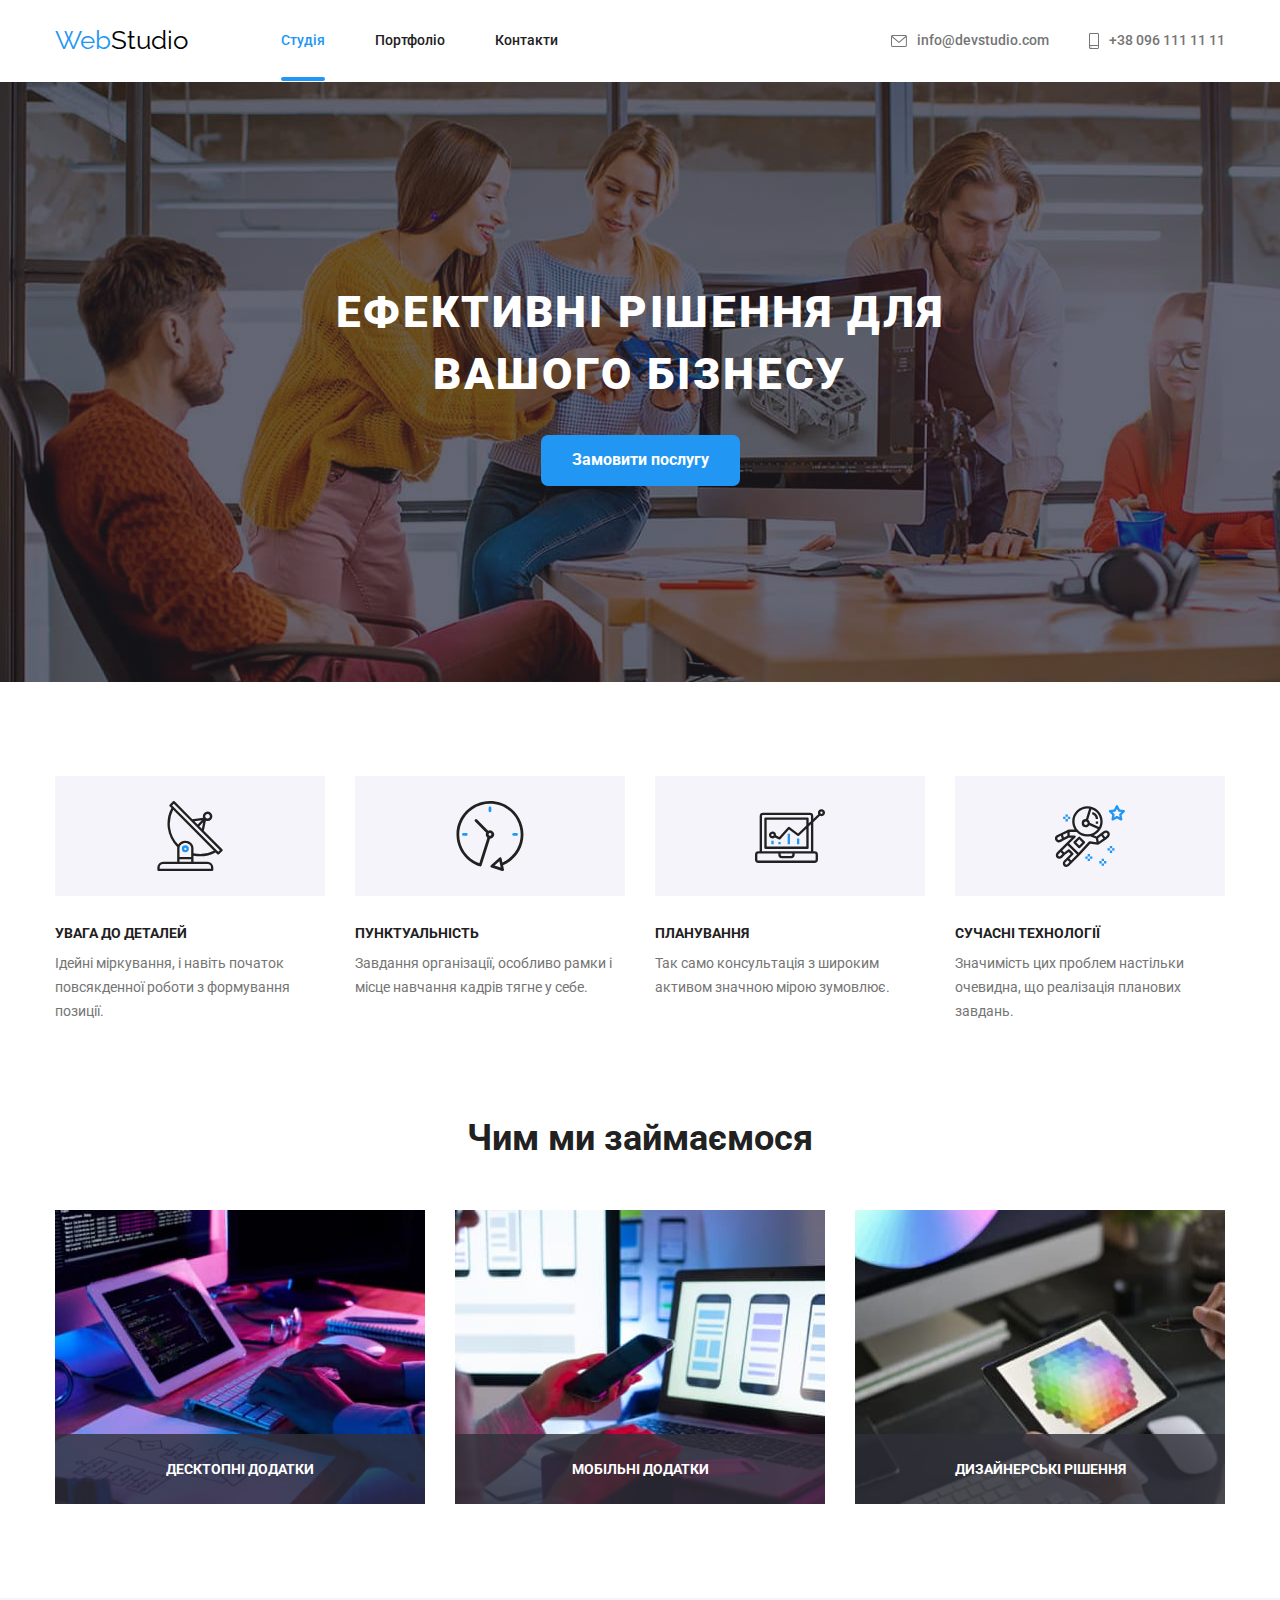
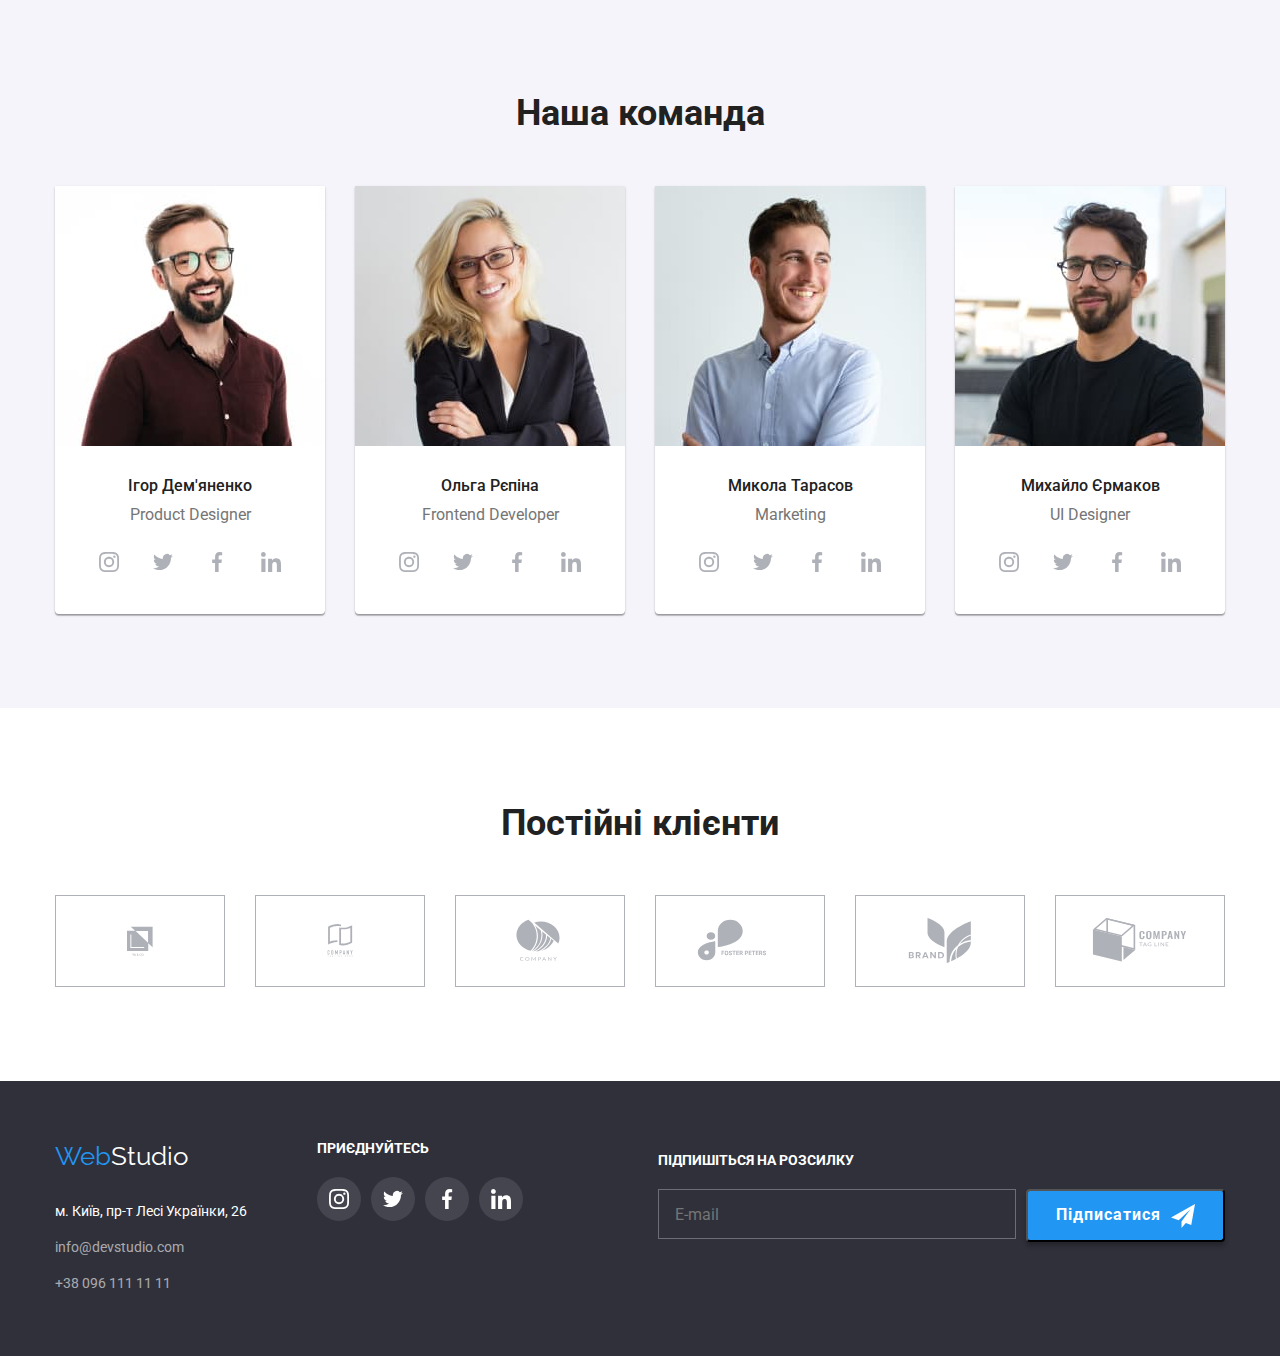
<file: index.html>
<!DOCTYPE html>
<html lang="uk">
  <head>
    <meta charset="UTF-8" />
    <meta http-equiv="X-UA-Compatible" content="IE=edge" />
    <meta name="viewport" content="width=device-width, initial-scale=1.0" />
    <title>Web Studio</title>
    <link href="https://fonts.googleapis.com/css2?family=Raleway:wght@700&family=Roboto:wght@400;500;700;900&display=swap" rel="stylesheet">
    <!-- <link rel="stylesheet" href="./css/styles.css"> -->
    <link rel="stylesheet" href="https://cdnjs.cloudflare.com/ajax/libs/modern-normalize/2.0.0/modern-normalize.min.css">
    <link rel="stylesheet" href="./css/main.min.css">
  </head>
  <body>
    <header class="page-header">
      <div class="page-header__container container header-container--mobile">
        <a lang="en" class="main-logo" href="./index.html">Web<span class="main-logo--black">Studio</span></a>
      <nav class="nav">
        <ul class="nav__list">
          <li class="nav__item"><a class="nav__link current" href="./index.html">Студія</a></li>
          <li class="nav__item"><a class="nav__link" href="./portfolio.html">Портфоліо</a></li>
          <li class="nav__item"><a class="nav__link" href="">Контакти</a></li>
        </ul>
      </nav>
      <button type="button" class="mobile-menu-btn js-open-menu" >
        <svg class="mobile-menu-btn__icon" width="40" height="40"> 
          <use href="./images/sprite.svg#burger-menu-icon">
          </use>
        </svg>
      </button>
      <ul class="contacts">
        <li class="contacts__item"><a class="contacts__link" href="mailto:info@devstudio.com">
          <svg class="contacts__envelope">
            <use href="./images/sprite.svg#icon-icon-envelope"></use>
          </svg> 
          info@devstudio.com </a></li>
        <li class="contacts__item"><a class="contacts__link" href="tel:+380961111111">
          <svg class="contacts__smartphone">
            <use href="./images/sprite.svg#icon-icon-smartphone"></use>
          </svg>
          +38 096 111 11 11</a></li>
      </ul>
        </div>

      <!-- Mobile part.    js-menu-container-what,where?  -->
        <div class="mobile-menu js-menu-container" >
          <div class="container mobile-menu__container">
            <!-- js-close-menu  - where, what?  -->
          <button type="button" class="mobile-menu__close-btn js-close-menu">
            <svg class="mobile-menu__close-icon" width="18" height="18">
              <use href="./images/sprite.svg#icon-menu_close"></use>
            </svg>
          </button>
          <nav class="mobile-nav">
            <ul class="mobile-nav__list">
              <li class="mobile-nav__item"><a class="mobile-nav__link current" href="./">Студія</a>
              </li>
              <li class="mobile-nav__item"><a class="mobile-nav__link" href="./">Портфоліо</a>
              </li>
              <li class="mobile-nav__item"><a class="mobile-nav__link" href="./">Контакти</a>
              </li>
            </ul>
          </nav>
         <div class="mobile-menu-tel">
          <a class="mobile-menu-tel--link" href="tel:+380961111111">+38 096 111 11 11</a>
         </div>
         <div class="mobile-menu-email">
          <a class= "mobile-menu-email--link" href="mailto:info@devstudio.com">info@devstudio.com</a> 
         </div>
         
          <ul class="mobile-social">
            <li class="mobile-social__item"><a class="mobile-social__link" href="./">Instagram</a></li>
            <li class="mobile-social__item"><a class="mobile-social__link" href="./">Twitter</a></li>
            <li class="mobile-social__item"><a class="mobile-social__link" href="./">Facebook</a></li>
            <li class="mobile-social__item"><a class="mobile-social__link" href="./">LinkedIn</a></li>
          </ul>
         </div>
        </div>
    </header>
      
    <main>
      <section class="hero">
        <div class="container">
        <h1 class="hero-title">Ефективні рішення для вашого бізнесу</h1>
        <button class="hero-btn pointer" type="button" data-modal-open>Замовити послугу</button>
      </div>
      </section>

      <section class="advantages-section">
        <div class="container">
        <h2 class="section-title hidden">Our advantages</h2>
        
        <ul class="advantages">
          <li class="advantages-item">
            <div class="advantages-icons">
              <svg class="advantages-icons-item">
                <use href="./images/sprite.svg#icon-antenna-1-1"></use>
              </svg>
            </div>
          
            <h3 class="advantages-title">УВАГА ДО ДЕТАЛЕЙ</h3>
            <p class="advantages-text">
              Ідейні міркування, і навіть початок повсякденної роботи з
              формування позиції.
            </p>
          </li>
          <li class="advantages-item">
            <div class="advantages-icons">
              <svg class="advantages-icons-item">
                <use href="./images/sprite.svg#icon-icon-clock"></use>
              </svg>
            </div>
           
            <h3 class="advantages-title">ПУНКТУАЛЬНІСТЬ</h3>
            <p class="advantages-text">
              Завдання організації, особливо рамки і місце навчання кадрів тягне
              у себе.
            </p>
          </li>
          <li class="advantages-item">
            <div class="advantages-icons">
             <svg class="advantages-icons-item">
              <use href="./images/sprite.svg#icon-icon-diagram"></use>
             </svg>
            </div>
            <h3 class="advantages-title">ПЛАНУВАННЯ</h3>
            <p class="advantages-text">
              Так само консультація з широким активом значною мірою зумовлює.
            </p>
          </li>
          <li class="advantages-item">
              <div class="advantages-icons">
              <svg class="advantages-icons-item">
                 <use href="./images/sprite.svg#icon-icon-astronaut"></use>
               </svg>
            </div>
            <h3 class="advantages-title">СУЧАСНІ ТЕХНОЛОГІЇ</h3>
            <p class="advantages-text">
              Значимість цих проблем настільки очевидна, що реалізація планових
              завдань.
            </p>
          </li>
        </ul>
      </div>
      </section>

      <section class="section section-to-hide">
        <div class="container">
        <h2 class="section-title">Чим ми займаємося</h2>
        <ul class="deal-list">
          <li class="deal-list-item">
            <div class="deal-image-wrap">
                <!-- <img
              src="./images/img1.jpg"
              width="370"
              height="294"
              alt="Man next to computer"
            /> -->
           <picture>
            <source
            srcset="./images/deal1-desktop@1x.jpg 1x, ./images/deal1-desktop@2x.jpg 2x"
            media="(min-width: 1200px)"
            type="image/jpeg"
            />
            <img
            src="./images/deal1-desktop@1x.jpg"
            alt="First example">
           </picture>
             <div class="deal-image-thumb">
               <p class="deal-image-text">Десктопні додатки</p>  
             </div>
            </div>
          </li>
          <li class="deal-list-item">
            <div class="deal-image-wrap">
            <!-- <img
              src="./images/img2.jpg"
              width="370"
              height="294"
              alt="Man with a smartphone "
            /> -->
            <picture>
              <source
              srcset="./images/deal2-desktop@1x.jpg 1x, ./images/deal2-desktop@2x.jpg 2x"
              media="(min-width: 1200px)"
              type="image/jpeg"
              />
              <img
              src="./images/deal2-desktop@1x.jpg"
              alt="Second example">
            </picture>
             <div class="deal-image-thumb">
              <p class="deal-image-text">Мобільні додатки</p>  
             </div>
            </div>
          </li>
          <li class="deal-list-item">
            <div class="deal-image-wrap">
            <!-- <img
              src="./images/img3.jpg"
              width="370"
              height="294"
              alt="Man with a tablet"
            /> -->
            <picture>
              <source
            srcset="./images/deal3-desktop@1x.jpg 1x, ./images/deal3-desktop@2x.jpg 2x"
            media="(min-width: 1200px)"
            type="image/jpeg"
            />
            <img
            src="./images/deal3-desktop@1x.jpg"
            alt="Third example">
            </picture>
             <div class="deal-image-thumb">
              <p class="deal-image-text">Дизайнерські рішення</p>  
             </div>
           </div>
          </li>
        </ul>
        </div>
      </section>
                                         <!-- BEM block -->
      <section class="section-team">
        <div class="container">
        <h2 class="section-title">Наша команда</h2>
        <ul class="card-set">
          <li class="card-set__item">
            <article class="employee">
            <!-- <img class="employee__image" до8 домашки картинка
              src="./images/ph1.jpg"
              width="270"
              height="260"
              alt="Employee photo"
            /> -->
            <picture>
              <source
              srcset="./images/team1-desktop@1x.jpg 1x, ./images/team1-desktop@2x.jpg 2x" 
              media="(min-width: 1200px)"
              type="image/jpeg"
              />
             <source
              srcset="./images/team1-tablet@1x.jpg 1x, ./images/team1-tablet@2x.jpg 2x" 
              media="(min-width: 768px)"
              type="image/jpeg"
              />
              <source
              srcset="./images/team1-mobile@1x.jpg 1x, ./images/team1-mobile@2x.jpg 2x" 
              media="(max-width: 767px)"
              type="image/jpeg"
              /> 
             <img class="employee__image" 
             src="./images/team1-mobile@1x.jpg" 
             alt="Employee photo">
            </picture>
            <div class="employee__meta">
              <h3 class="employee__name">Ігор Дем'яненко</h3>
            <p class="employee__position" lang="en">Product Designer</p>
             <ul class="social-info">
              <li class="social-info__item">
                <a class="social-info__link" href="">
                  <svg class="social-info__pict">
                    <use href="./images/sprite.svg#icon-instagram-2"></use>
                  </svg>
                </a>
              </li>
              <li class="social-info__item">
                <a class="social-info__link" href="">
                  <svg class="social-info__pict">
                    <use href="./images/sprite.svg#icon-icon-twitter"></use>
                  </svg> 
                </a>
              </li>
              <li class="social-info__item">
                <a class="social-info__link" href=""><svg class="social-info__pict">
                  <use href="./images/sprite.svg#icon-icon-facebook"></use>
                </svg> </a>
              </li>
              <li class="social-info__item">
                <a class="social-info__link" href=""><svg class="social-info__pict">
                  <use href="./images/sprite.svg#icon-icon-linkedin"></use>
                </svg> </a>
              </li>
             </ul>
            </div>
          </article>
          </li>
          
          <li class="card-set__item">
            <article class="employee">
            <!-- <img class="employee__image"
              src="./images/ph2.jpg"
              width="270"
              height="260"
              alt="Employee photo"
            /> -->
            <picture>
              <source
              srcset="./images/team2-desktop@1x.jpg 1x, ./images/team2-desktop@2x.jpg 2x" 
              media="(min-width: 1200px)"
              type="image/jpeg"
              />
              <source
              srcset="./images/team2-tablet@1x.jpg 1x, ./images/team2-tablet@2x.jpg 2x" 
              media="(min-width: 768px)"
              type="image/jpeg"
              />
              <source
              srcset="./images/team2-mobile@1x.jpg 1x, ./images/team2-mobile@2x.jpg 2x" 
              media="(max-width: 767px)"
              type="image/jpeg"
              /> 
              <img class="employee__image" 
             src="./images/team2-mobile@1x.jpg" 
             alt="Employee photo">
            </picture>
            <div class="employee__meta">
              <h3 class="employee__name">Ольга Рєпіна</h3>
            <p class="employee__position" lang="en">Frontend Developer</p>
            <ul class="social-info">
              <li class="social-info__item">
                <a class="social-info__link" href="">
                  <svg class="social-info__pict">
                    <use href="./images/sprite.svg#icon-instagram-2"></use>
                  </svg>
                </a>
              </li>
              <li class="social-info__item">
                <a class="social-info__link" href="">
                  <svg class="social-info__pict">
                    <use href="./images/sprite.svg#icon-icon-twitter"></use>
                  </svg> 
                </a>
              </li>
              <li class="social-info__item">
                <a class="social-info__link" href=""><svg class="social-info__pict">
                  <use href="./images/sprite.svg#icon-icon-facebook"></use>
                </svg> </a>
              </li>
              <li class="social-info__item">
                <a class="social-info__link" href=""><svg class="social-info__pict">
                  <use href="./images/sprite.svg#icon-icon-linkedin"></use>
                </svg> </a>
              </li>
            </ul>
           </div>
          </article>
           </li>
          
         <li class="card-set__item">
          <article class="employee">
            <!-- <img class="employee__image"
              src="./images/ph3.jpg"
              width="270"
              height="260"
              alt="Employee photo"
            /> -->
            <picture>
              <source
              srcset="./images/team3-desktop@1x.jpg 1x, ./images/team3-desktop@2x.jpg 2x" 
              media="(min-width: 1200px)"
              type="image/jpeg"
              />
              <source
              srcset="./images/team3-tablet@1x.jpg 1x, ./images/team3-tablet@2x.jpg 2x" 
              media="(min-width: 768px)"
              type="image/jpeg"
              />
              <source
              srcset="./images/team3-mobile@1x.jpg 1x, ./images/team3-mobile@2x.jpg 2x" 
              media="(max-width: 767px)"
              type="image/jpeg"
              /> 
              <img class="employee__image" 
             src="./images/team3-mobile@1x.jpg" 
             alt="Employee photo">
            </picture>
            <div class="employee__meta">
              <h3 class="employee__name">Микола Тарасов</h3>
            <p class="employee__position" lang="en">Marketing</p>
            <ul class="social-info">
              <li class="social-info__item">
                <a class="social-info__link" href="">
                  <svg class="social-info__pict">
                    <use href="./images/sprite.svg#icon-instagram-2"></use>
                  </svg>
                </a>
              </li>
              <li class="social-info__item">
                <a class="social-info__link" href="">
                  <svg class="social-info__pict">
                    <use href="./images/sprite.svg#icon-icon-twitter"></use>
                  </svg> 
                </a>
              </li>
              <li class="social-info__item">
                <a class="social-info__link" href=""><svg class="social-info__pict">
                  <use href="./images/sprite.svg#icon-icon-facebook"></use>
                </svg> </a>
              </li>
              <li class="social-info__item">
                <a class="social-info__link" href=""><svg class="social-info__pict">
                  <use href="./images/sprite.svg#icon-icon-linkedin"></use>
                </svg> </a>
              </li>
            </ul>
           </div>
          </article>
          </li>
         
          <li class="card-set__item">
            <article class="employee">
            <!-- <img class="employee__image"
              src="./images/ph4.jpg"
              width="270"
              height="260"
              alt="Employee photo"
            /> -->
            <picture>
              <source
              srcset="./images/team4-desktop@1x.jpg 1x, ./images/team4-desktop@2x.jpg 2x" 
              media="(min-width: 1200px)"
              type="image/jpeg"
              />
              <source
              srcset="./images/team4-tablet@1x.jpg 1x, ./images/team4-tablet@2x.jpg 2x" 
              media="(min-width: 768px)"
              type="image/jpeg"
              />
              <source
              srcset="./images/team4-mobile@1x.jpg 1x, ./images/team4-mobile@2x.jpg 2x" 
              media="(max-width: 767px)"
              type="image/jpeg"
              /> 
              <img class="employee__image" 
              src="./images/team4-mobile@1x.jpg" 
              alt="Employee photo">
            </picture>
            <div class="employee__meta">
              <h3 class="employee__name">Михайло Єрмаков</h3>
            <p class="employee__position" lang="en">UI Designer</p>
             <ul class="social-info">
              <li class="social-info__item">
                <a class="social-info__link" href="">
                  <svg class="social-info__pict">
                    <use href="./images/sprite.svg#icon-instagram-2"></use>
                  </svg>
                </a>
              </li>
              <li class="social-info__item">
                <a class="social-info__link" href="">
                  <svg class="social-info__pict">
                    <use href="./images/sprite.svg#icon-icon-twitter"></use>
                  </svg> 
                </a>
              </li>
              <li class="social-info__item">
                <a class="social-info__link" href=""><svg class="social-info__pict">
                  <use href="./images/sprite.svg#icon-icon-facebook"></use>
                </svg> </a>
              </li>
              <li class="social-info__item">
                <a class="social-info__link" href=""><svg class="social-info__pict">
                  <use href="./images/sprite.svg#icon-icon-linkedin"></use>
                </svg> </a>
              </li>
            </ul>
           </div>
          </article>
          </li>
        </ul>
      </div>
      </section>
                    <!-- end of team section -->
      
      <section class="section">
        <div class="container">
          <h2 class="section-title">Постійні клієнти</h2>
          <ul class="clients-list"> 
            <li class="clients-list-item">
              <a class="clients-list-link" href="">
                <svg class="item-logo">
                  <use href="./images/sprite.svg#icon-icon-client1"></use>
                </svg>
              </a>
            </li>
            <li class="clients-list-item">
              <a class="clients-list-link" href="">
                <svg class="item-logo">
                  <use href="./images/sprite.svg#icon-icon-client2"></use>
                </svg>
              </a>
            </li>
            <li class="clients-list-item">
              <a class="clients-list-link" href="">
                <svg class="item-logo">
                  <use href="./images/sprite.svg#icon-icon-client3"></use>
                </svg>
              </a>
            </li>
            <li class="clients-list-item">
              <a class="clients-list-link" href="">
                <svg class="item-logo">
                  <use href="./images/sprite.svg#icon-icon-client4"></use>
                </svg>
              </a>
            </li>
            <li class="clients-list-item">
              <a class="clients-list-link" href="">
                <svg class="item-logo">
                  <use href="./images/sprite.svg#icon-icon-client5"></use>
                </svg>
              </a>
            </li>
            <li class="clients-list-item">
              <a class="clients-list-link" href="">
                <svg class="item-logo">
                  <use href="./images/sprite.svg#icon-icon-client6"></use>
                </svg>
              </a>
            </li>
          </ul>
        </div>
     </section>
                        
     

     
    </main>
     

    <footer class="footer">
      <div class="container footer-main ">
      <div class="footer-main--wrap-flex">
        <!-- обертка для 2 дивов,чтоб поставить их в ряд,а 3й под ними в планшете-->
        <div class="footer-contacts">
       <a lang="en" class="main-logo footer__logo" href="./index.html">Web<span class="main-logo--white">Studio</span></a>
          <address>  
          <ul class="adress-list">
              <li class="adress-list-item">
                <a class="address-location"
                  href="https://goo.gl/maps/1TbnPT3aEC4T48xM6"
                  target="_blank"
                  rel="noopener noreferrer"
                  >м. Київ, пр-т Лесі Українки, 26</a
                >
              </li>
              <li class="adress-list-item"><a class="address-mail" href="mailto:info@devstudio.com">info@devstudio.com</a></li>
              <li class="adress-list-item"><a class="address-tel" href="tel:+380961111111">+38 096 111 11 11</a></li>
            </ul>
          </address>
        </div>
        <div class="footer-social">
          <h2 class="footer-social-title">приєднуйтесь</h2>
          <ul class="footer-social-list">
            <li class="footer-social-item">
              <a href="" class="footer-social-link">
                <svg class="footer-social-logo">
                  <use href="./images/sprite.svg#icon-instagram-2"></use>
                </svg>
              </a>
            </li>
            <li class="footer-social-item">
              <a href="" class="footer-social-link">
                <svg class="footer-social-logo">
                  <use href="./images/sprite.svg#icon-icon-twitter"></use>
                </svg>
              </a>
            </li>
            <li class="footer-social-item">
              <a href="" class="footer-social-link">
                <svg class="footer-social-logo">
                  <use href="./images/sprite.svg#icon-icon-facebook"></use>
                </svg>
              </a>
            </li>
            <li class="footer-social-item">
              <a href="" class="footer-social-link">
                <svg class="footer-social-logo">
                  <use href="./images/sprite.svg#icon-icon-linkedin"></use>
                </svg>
              </a>
            </li>
          </ul>
        </div>
       </div>
        <div class="footer-subscribe">
        <b class="footer-subscribe-call"> Підпишіться на розсилку</b>
        <form class="footer-form">
            <input class="footer-form-input" type="email" name="subscribe-email" placeholder="E-mail">
          <button class="footer-form-btn" type="submit">
            Підписатися</button>
        </form>
      </div>
    </div> 
    </footer>
                                      <!-- backdrop modal window -->
<div class="backdrop is-hidden " data-modal>
  <div class="modal">
   <button type="button" class="modal-close-btn"  data-modal-close >
     <svg class="modal-close-icon" width="18" height="18"> 
      <use href="./images/sprite.svg#icon-close-black"></use>
     </svg>
   </button>
   <form class="form-contact">
    <b class="form-title">Залиште свої дані, ми вам передзвонимо</b>
    <label class="form-field">
     <span class="form-contact-inscription">Ім'я</span>
     <span class="form-field-input-wrapper">
     <input class="form-input" name="user-name" type="text" required>
     <svg class="form-input-icon">
       <use href="./images/sprite.svg#icon-person-black-18dp-1"></use>
     </svg>
     </span>
    </label>
     <label class="form-field">
       <span class="form-contact-inscription">Телефон</span>
       <span class="form-field-input-wrapper">
       <input class="form-input" name="user-tel" type="tel">
       <svg class="form-input-icon">
         <use href="./images/sprite.svg#icon-phone-black-18dp-1"></use>
       </svg>
       </span> 
     </label>
     <label class="form-field">
       <span class="form-contact-inscription">Пошта</span>
       <span class="form-field-input-wrapper">
       <input class="form-input" name="user-email" type="email">
       <svg class="form-input-icon">
         <use href="./images/sprite.svg#icon-email-black-18dp-1"></use>
       </svg>
     </span>
     </label>
    <label class="form-field-message">
     <span class="form-contact-inscription">Коментар</span>
     <textarea class="form-user-message" name="user-message" placeholder="Введіть текст"></textarea>
    </label>
    <div class="form-agreement-wrapper">
     <input class="form-agreement-input hidden" id="form-agreement" name="user-policy" type="checkbox" value="Погоджуюсь" required>
     <label class="form-agreement-field" for="form-agreement">
       <span class="form-agreement-text">Погоджуюся з розсилкою та приймаю&nbsp; <a href=""><span class="form-agreement-text-part">Умови договору</span></a></span>
     </label>
   </div>
  
     <button type="submit" class="form-btn pointer">
       Відправити
     </button>
   </form>
  </div>
</div>
<script src="./js/modal.js"></script>
<script src="./js/menu.js"></script>
  </body>
</html>
</file>
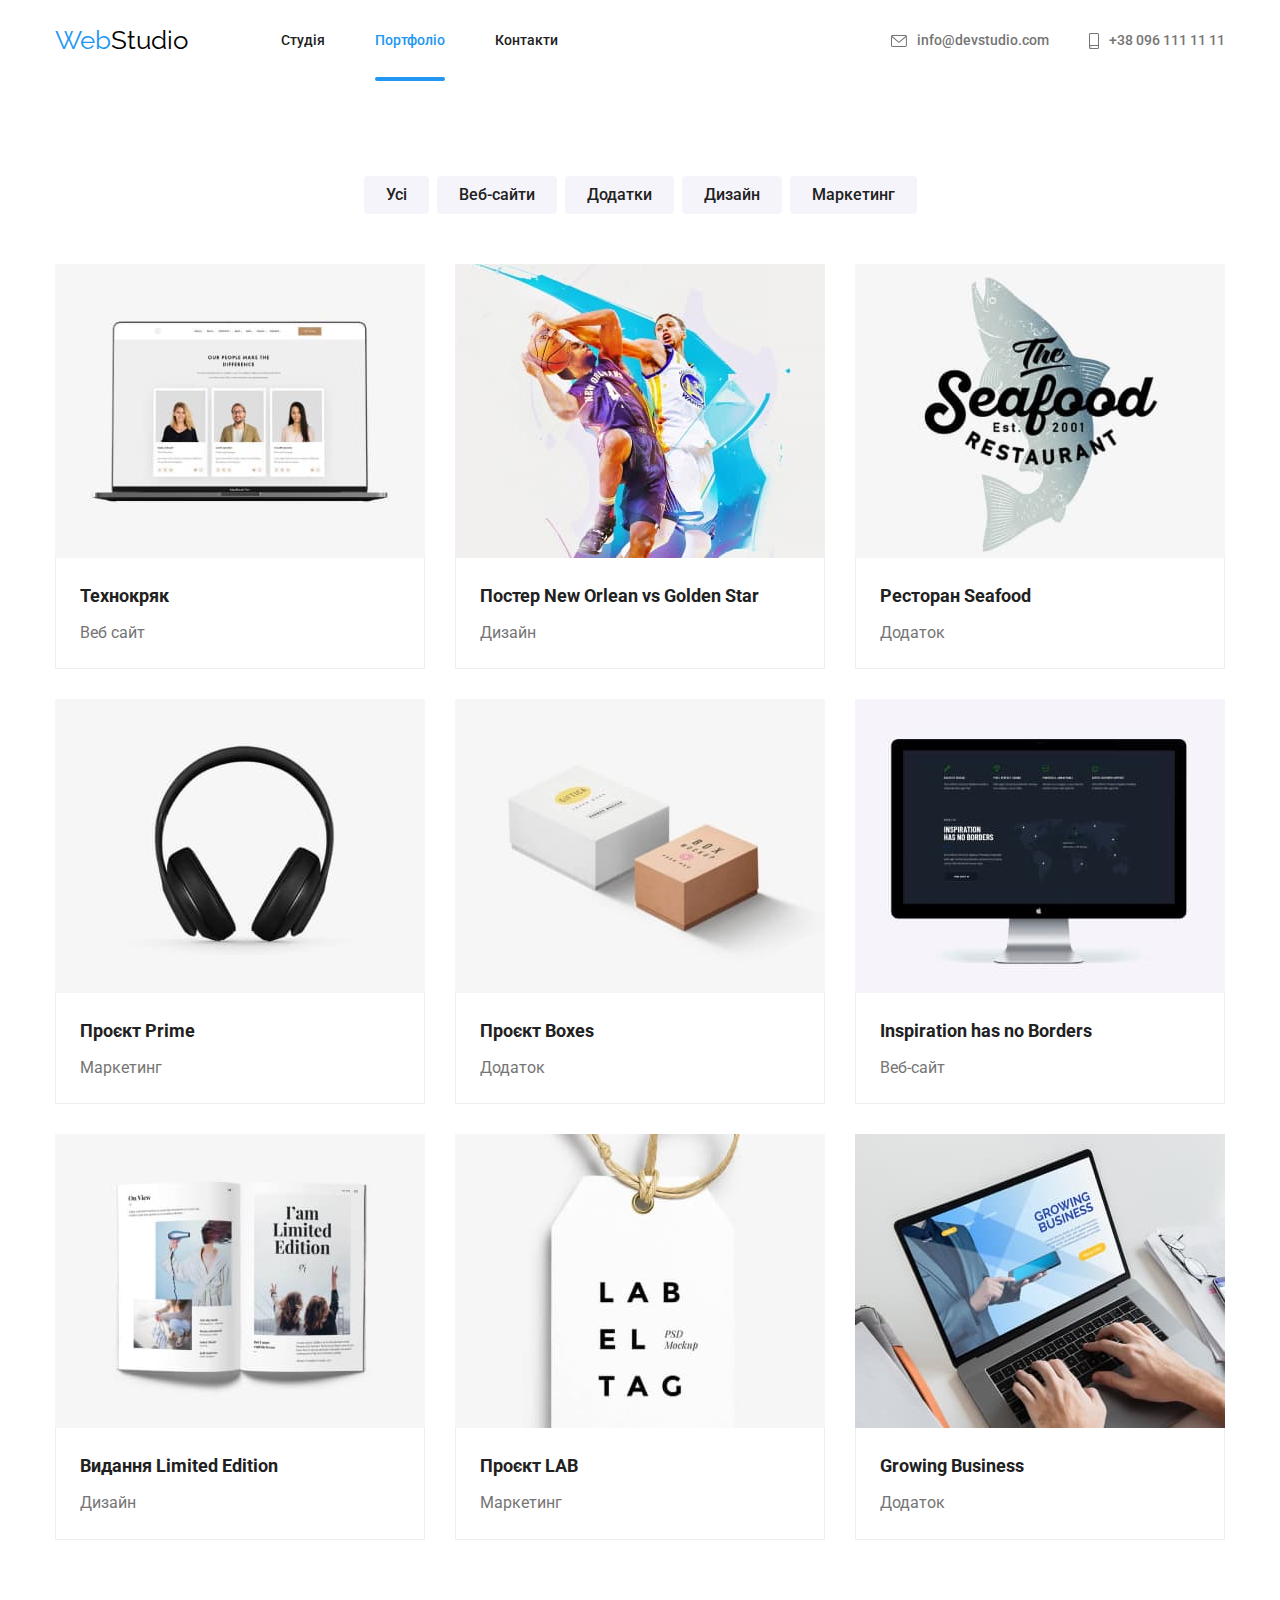
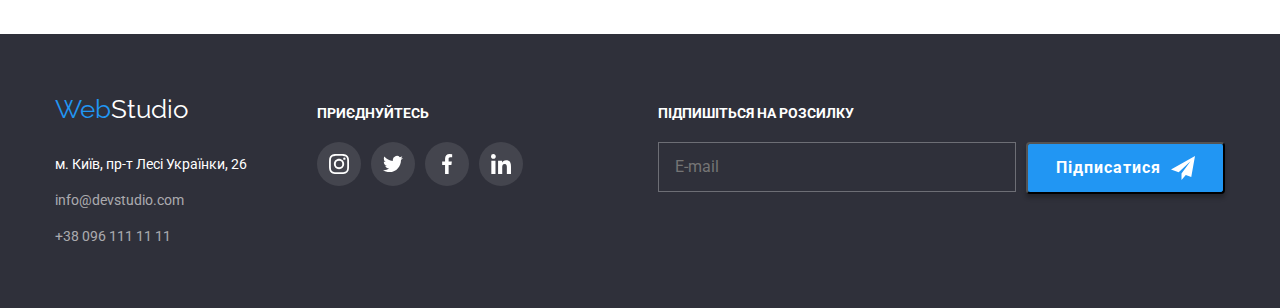
<file: portfolio.html>
<!DOCTYPE html>
<html lang="uk"> 
  <head>
    <meta charset="UTF-8" />
    <meta http-equiv="X-UA-Compatible" content="IE=edge" />
    <meta name="viewport" content="width=device-width, initial-scale=1.0" />
    <title>portfolio</title>
    <link href="https://fonts.googleapis.com/css2?family=Raleway:wght@700&family=Roboto:wght@400;500;700;900&display=swap" rel="stylesheet">
    <link rel="stylesheet" href="https://cdnjs.cloudflare.com/ajax/libs/modern-normalize/1.1.0/modern-normalize.min.css">
    <!-- <link rel="stylesheet" href="./css/styles.css"> -->
    <link rel="stylesheet" href="./css/main.min.css">
  </head>
  <body>
    <!-- <header class="page-header">
      <div class="page-header__container">
        <a lang="en" class="main-logo" href="./index.html">Web<span class="main-logo--black">Studio</span></a>
      <nav class="nav">
        <ul class="nav__list">
          <li class="nav__item"><a class="nav__link" href="./index.html">Студія</a></li>
          <li class="nav__item"><a class="nav__link current" href="./portfolio.html">Портфоліо</a></li>
          <li class="nav__item"><a class="nav__link" href="">Контакти</a></li>
        </ul>
      </nav>
      <ul class="contacts">
        <li class="contacts__item"><a class="contacts__link" href="mailto:info@devstudio.com">
          <svg class="contacts__envelope">
            <use href="./images/sprite.svg#icon-icon-envelope"></use>
          </svg> 
          info@devstudio.com </a></li>
        <li class="contacts__item"><a class="contacts__link" href="tel:+380961111111">
          <svg class="contacts__smartphone">
            <use href="./images/sprite.svg#icon-icon-smartphone"></use>
          </svg>
          +38 096 111 11 11</a></li>
      </ul>
        </div>
    </header> -->

    <header class="page-header">
      <div class="page-header__container container header-container--mobile">
        <a lang="en" class="main-logo" href="./index.html">Web<span class="main-logo--black">Studio</span></a>
      <nav class="nav">
        <ul class="nav__list">
          <li class="nav__item"><a class="nav__link" href="./index.html">Студія</a></li>
          <li class="nav__item"><a class="nav__link current" href="./portfolio.html">Портфоліо</a></li>
          <li class="nav__item"><a class="nav__link" href="">Контакти</a></li>
        </ul>
      </nav>
      <button type="button" class="mobile-menu-btn js-open-menu" >
        <svg class="mobile-menu-btn__icon" width="40" height="40"> 
          <use href="./images/sprite.svg#burger-menu-icon">
          </use>
        </svg>
      </button>
      <ul class="contacts">
        <li class="contacts__item"><a class="contacts__link" href="mailto:info@devstudio.com">
          <svg class="contacts__envelope">
            <use href="./images/sprite.svg#icon-icon-envelope"></use>
          </svg> 
          info@devstudio.com </a></li>
        <li class="contacts__item"><a class="contacts__link" href="tel:+380961111111">
          <svg class="contacts__smartphone">
            <use href="./images/sprite.svg#icon-icon-smartphone"></use>
          </svg>
          +38 096 111 11 11</a></li>
      </ul>
        </div>

      <!-- Mobile part.    js-menu-container-what,where?  -->
        <div class="mobile-menu js-menu-container" >
          <div class="container mobile-menu__container">
            <!-- js-close-menu  - where, what?  -->
          <button type="button" class="mobile-menu__close-btn js-close-menu" >
            <svg class="mobile-menu__close-icon" width="40" height="40">
              <use href="./images/sprite.svg#icon-menu_close"></use>
            </svg>
          </button>
          <nav class="mobile-nav">
            <ul class="mobile-nav__list">
              <li class="mobile-nav__item"><a class="mobile-nav__link current" href="./">Студія</a>
              </li>
              <li class="mobile-nav__item"><a class="mobile-nav__link" href="./">Портфоліо</a>
              </li>
              <li class="mobile-nav__item"><a class="mobile-nav__link" href="./">Контакти</a>
              </li>
            </ul>
          </nav>
         <div class="mobile-menu-tel">
          <a class="mobile-menu-tel--link" href="tel:+380961111111">+38 096 111 11 11</a>
         </div>
         <div class="mobile-menu-email">
          <a class= "mobile-menu-email--link" href="mailto:info@devstudio.com">info@devstudio.com</a> 
         </div>
         
          <ul class="mobile-social">
            <li class="mobile-social__item"><a class="mobile-social__link" href="./">Instagram</a></li>
            <li class="mobile-social__item"><a class="mobile-social__link" href="./">Twitter</a></li>
            <li class="mobile-social__item"><a class="mobile-social__link" href="./">Facebook</a></li>
            <li class="mobile-social__item"><a class="mobile-social__link" href="./">LinkedIn</a></li>
          </ul>
        </div>
        </div>
    </header>
    <main>
      <section class="section">
      <div class="container">
      <ul class="filter">
        <li class="filter-item"><button class="filter-btn pointer" type="button">Усі</button></li>
        <li class="filter-item"><button class="filter-btn pointer" type="button">Веб-сайти</button></li>
        <li class="filter-item"><button class="filter-btn pointer" type="button">Додатки</button></li>
        <li class="filter-item"><button class="filter-btn pointer" type="button">Дизайн</button></li>
        <li class="filter-item"><button class="filter-btn pointer" type="button">Маркетинг</button></li>
      </ul>

      <h1 class="section-title hidden">Cards examples</h1>
        <ul class="cards">
          <li class="cards-item"> 
            <a class="cards-link" href="">
              <div class="cards-image-wrap">
                <img class="cards-image" src="./images/pict1.jpg" alt="Pictures of 3 people" />
                  <div class="cards-image-wrap-thumb"> 
                  <p class="cards-image-wrap-text">
                    Ресурс пропонує комплексні пропозиції з різним рівнем функціоналу та сервісів.
                     Все це дозволить відвідувачу отримати вичерпні відомості про компанію чи приватну особу.
                  </p>
                 </div>
              </div>
            <div class="cards-content">
              <h2 class="cards-disc">Технокряк</h2>
            <p class="cards-text">Веб сайт</p>
            </div>
            </a>
          </li>
          <li class="cards-item">
            <a class="cards-link" href="">
              <div class="cards-image-wrap">
               <img class="cards-image" src="./images/pict2.jpg" alt="Two basketball players" />
               <div class="cards-image-wrap-thumb">
                <p class="cards-image-wrap-text">
                  Ресурс пропонує комплексні пропозиції з різним рівнем функціоналу та сервісів.
                   Все це дозволить відвідувачу отримати вичерпні відомості про компанію чи приватну особу.
                </p>
               </div>
              </div>
              <div class="cards-content">
              <h2 class="cards-disc">Постер <span lang="en">New Orlean vs Golden Star</span></h2>
            <p class="cards-text">Дизайн</p>
            </div>
            </a>
          </li>
          <li class="cards-item">
            <a class="cards-link" href="">
              <div class="cards-image-wrap">
                <img class="cards-image" src="./images/pict3.jpg" alt="Restaurant logotype" />
                <div class="cards-image-wrap-thumb">
                  <p class="cards-image-wrap-text">
                    Ресурс пропонує комплексні пропозиції з різним рівнем функціоналу та сервісів.
                     Все це дозволить відвідувачу отримати вичерпні відомості про компанію чи приватну особу.
                  </p>
                 </div>
              </div>
              <div class="cards-content">
              <h2 class="cards-disc">Ресторан <span lang="en">Seafood</span></h2>
            <p class="cards-text">Додаток</p>
            </div>
            </a>
          </li>
          <li class="cards-item">
            <a class="cards-link" href="">
              <div class="cards-image-wrap">
                <img class="cards-image" src="./images/pict4.jpg" alt="Earphones" />
                <div class="cards-image-wrap-thumb">
                  <p class="cards-image-wrap-text">
                    Ресурс пропонує комплексні пропозиції з різним рівнем функціоналу та сервісів.
                     Все це дозволить відвідувачу отримати вичерпні відомості про компанію чи приватну особу.
                  </p>
                 </div>
              </div>
              <div class="cards-content">
            <h2 class="cards-disc">Проєкт <span lang="en">Prime</span></h2>
            <p class="cards-text">Маркетинг</p>
           </div>
            </a>
          </li>
          <li class="cards-item">
           <a class="cards-link" href="">
            <div class="cards-image-wrap">
             <img class="cards-image" src="./images/pict5.jpg" alt="Two boxes" />
             <div class="cards-image-wrap-thumb">
              <p class="cards-image-wrap-text">
                Ресурс пропонує комплексні пропозиції з різним рівнем функціоналу та сервісів.
                 Все це дозволить відвідувачу отримати вичерпні відомості про компанію чи приватну особу.
              </p>
             </div>
            </div>
            <div class="cards-content">
              <h2 class="cards-disc">Проєкт <span lang="en">Boxes</span></h2>
            <p class="cards-text">Додаток</p>
            </div>
           </a>
          </li>
          <li class="cards-item">
          <a class="cards-link" href="">
            <div class="cards-image-wrap">
              <img class="cards-image" src="./images/pict6.jpg" alt="Monitor of computer" />
              <div class="cards-image-wrap-thumb">
                <p class="cards-image-wrap-text">
                  Ресурс пропонує комплексні пропозиції з різним рівнем функціоналу та сервісів.
                   Все це дозволить відвідувачу отримати вичерпні відомості про компанію чи приватну особу.
                </p>
               </div>
            </div>
            <div class="cards-content">
              <h2 class="cards-disc" lang="en">Inspiration has no Borders</h2>
            <p class="cards-text">Веб-сайт</p>
            </div>
          </a>
          </li>
          <li class="cards-item">
            <a class="cards-link" href="">
              <div class="cards-image-wrap">
                <img class="cards-image" src="./images/pict7.jpg" alt="Opened book" />
                <div class="cards-image-wrap-thumb">
                  <p class="cards-image-wrap-text">
                    Ресурс пропонує комплексні пропозиції з різним рівнем функціоналу та сервісів.
                     Все це дозволить відвідувачу отримати вичерпні відомості про компанію чи приватну особу.
                  </p>
                 </div>
              </div>
                <div class="cards-content">
              <h2 class="cards-disc">Видання<span lang="en"> Limited Edition</span></h2>
            <p class="cards-text">Дизайн</p>
            </div>
            </a>
          </li>
          <li class="cards-item">
            <a class="cards-link" href="">
              <div class="cards-image-wrap">
               <img class="cards-image" src="./images/pict8.jpg" alt="Letters on white paper" />
               <div class="cards-image-wrap-thumb">
                <p class="cards-image-wrap-text">
                  Ресурс пропонує комплексні пропозиції з різним рівнем функціоналу та сервісів.
                   Все це дозволить відвідувачу отримати вичерпні відомості про компанію чи приватну особу.
                </p>
               </div>
              </div>
               <div class="cards-content">
              <h2 class="cards-disc">Проєкт <span lang="en">LAB</span></h2>
            <p class="cards-text">Маркетинг</p>
            </div>
            </a>
          </li>
          <li class="cards-item">
            <a class="cards-link" href="">
              <div class="cards-image-wrap">
               <img class="cards-image" src="./images/pict9.jpg" alt="Opened laptop" />
               <div class="cards-image-wrap-thumb">
                <p class="cards-image-wrap-text">
                  Ресурс пропонує комплексні пропозиції з різним рівнем функціоналу та сервісів.
                   Все це дозволить відвідувачу отримати вичерпні відомості про компанію чи приватну особу.
                </p>
               </div>
              </div>
               <div class="cards-content">
            <h2 class="cards-disc" lang="en">Growing Business</h2>
            <p class="cards-text">Додаток</p>
           </div>
            </a>
          </li>
        </ul>
      </div>
      </section>
      </main>

    <footer class="footer">
      <div class="container footer-main ">
        <div class="footer-contacts">
       <a lang="en" class="main-logo footer__logo" href="./index.html">Web<span class="main-logo--white">Studio</span></a>
          <address>  
          <ul class="adress-list">
              <li class="adress-list-item">
                <a class="address-location"
                  href="https://goo.gl/maps/1TbnPT3aEC4T48xM6"
                  target="_blank"
                  rel="noopener noreferrer"
                  >м. Київ, пр-т Лесі Українки, 26</a
                >
              </li>
              <li class="adress-list-item"><a class="address-mail" href="mailto:info@devstudio.com">info@devstudio.com</a></li>
              <li class="adress-list-item"><a class="address-tel" href="tel:+380961111111">+38 096 111 11 11</a></li>
            </ul>
          </address>
        </div>
        <div class="footer-social">
          <h2 class="footer-social-title">приєднуйтесь</h2>
          <ul class="footer-social-list">
            <li class="footer-social-item">
              <a href="" class="footer-social-link">
                <svg class="footer-social-logo">
                  <use href="./images/sprite.svg#icon-instagram-2"></use>
                </svg>
              </a>
            </li>
            <li class="footer-social-item">
              <a href="" class="footer-social-link">
                <svg class="footer-social-logo">
                  <use href="./images/sprite.svg#icon-icon-twitter"></use>
                </svg>
              </a>
            </li>
            <li class="footer-social-item">
              <a href="" class="footer-social-link">
                <svg class="footer-social-logo">
                  <use href="./images/sprite.svg#icon-icon-facebook"></use>
                </svg>
              </a>
            </li>
            <li class="footer-social-item">
              <a href="" class="footer-social-link">
                <svg class="footer-social-logo">
                  <use href="./images/sprite.svg#icon-icon-linkedin"></use>
                </svg>
              </a>
            </li>
          </ul>
        </div>
        <div class="footer-subscribe">
        <b class="footer-subscribe-call"> Підпишіться на розсилку</b>
        <form class="footer-form">
            <input class="footer-form-input" type="email" name="subscribe-email" placeholder="E-mail">
          <button class="footer-form-btn" type="submit">
            Підписатися</button>
        </form>
      </div>
    </div> 
    </footer>
  </body>
</html>
</file>
<file: css/styles.css>
/* main color #757575;
  */
/* seconady color #212121;
*/
/* white  #FFFFFF */
/* accent */
/* blue  #2196F3 */
:root {
--primary-text-color: #757575;
--secondary-text-color: #212121;
--accent-text-color: #2196F3;
--white-color: #ffffff;  
}
body {
background-color: #FFFFFF;
color: var(--primary-text-color);
font-family: 'Roboto', sans-serif;
}
p, ul, ol,
h1,
h2,
h3,
h4,
h5,
h6 {
  margin-top: 0;
  margin-bottom: 0;
 }
ul {
  list-style: none;
  padding: 0;
  margin: 0;
}
img {
  display: block;
}
.pointer {
  cursor: pointer;
}
.flex-added { 
  display: flex;
  align-items: center;
} 
.section {
  padding-top: 94px;
  padding-bottom: 94px;
} 
.container {
  margin: 0 auto;
  padding-left: 15px;
  padding-right: 15px;
  width: 1200px;
}
.hidden {
  position: absolute;
  width: 1px;
  height: 1px;
  margin: -1px;
  border: 0;
  padding: 0;
  white-space: nowrap;
  clip-path: inset(100%);
  clip: rect(0 0 0 0);
  overflow: hidden;
}

                                     /* header */
.header {
  border-bottom: 1px solid #ececec;
}   
.logo {
display:inline-block;
font-family: 'Raleway', sans-serif;
font-size: 26px;
line-height: 1.2;
color: var(--accent-text-color);
text-decoration: none;
}
.logo-part {
color: #000000; 
}
.nav-site {
  display:flex;
  margin-left: 93px;
}

.nav-site-item:not(:last-child) {
  margin-right: 50px;
}
.contacts-envelope {
width: 16px;
height: 12px;
margin-right: 10px;
transition: fill 250ms cubic-bezier(0.4, 0, 0.2, 1);
fill: currentColor;
}
.contacts-envelope:hover, 
.contacts-envelope:focus {
  fill: var(--accent-text-color);
}  
.contacts-smartphone {
  width: 10px;
  height: 16px;
  margin-right: 10px;
  transition: fill 250ms cubic-bezier(0.4, 0, 0.2, 1);
  fill: currentColor;
}
.contacts-smartphone:hover,
.contacts-smartphone:focus {
fill: var(--accent-text-color);
}
.nav-site-link {
position: relative;
display: block;  
padding-top: 32px;
padding-bottom: 32px;
font-family: inherit; 
font-weight: 500;
font-size: 14px;
line-height: 1.14;
color: var(--secondary-text-color);
transition: color 250ms cubic-bezier(0.4, 0, 0.2, 1);
text-decoration:none;
}

.nav-site-link::after {
  position: absolute;
  left: 0;
  bottom: 0;
  content: "";
  display: block;
  width: 100%;
  height: 4px;
  background-color: var(--accent-text-color);
  border-radius: 2px;
  opacity: 0;
}
.nav-site-link.current::after {
opacity: 1;
}
.nav-site-link:hover, 
.nav-site-link:focus  {
color: var(--accent-text-color);
}
.current {
  color: var(--accent-text-color);
}
.contacts {
  display: flex;
  margin-left: auto;
  }
  /* .contacts .contacts-item + .contacts-item {
margin-left: 40px;
  } */
  .contacts > li:not(:last-child)
  {margin-right: 40px;
  }
.contacts-text {
  display: flex;
  align-items: center;
  font-weight: 500;
  font-size: 14px;
  line-height: 1.14;
  color: var(--primary-text-color);
  transition: color 250ms cubic-bezier(0.4, 0, 0.2, 1);
  text-decoration:none;
}
.contacts-text:hover, 
.contacts-text:focus {
  color: var(--accent-text-color);
}  


 
                                   /* main  */
.hero { 
  margin-right: auto;
  margin-left: auto;
  padding-top: 200px;
  padding-bottom: 200px;
  background-image: linear-gradient(rgba(47, 48, 58, 0.4),
  rgba(47, 48, 58, 0.4)), url(../images/hero-background.jpg);
background-color: #212121;
  text-align: center;
max-width: 1600px;
height: 600px;
/* background-size: или через ширину;??? */
}  
                                  
.hero-title {
  width: 696px;
  /* text-align: center; */
  margin: 0 auto 30px;
font-weight: 900;
font-size: 44px;
line-height: 1.4;
color: #FFFFFF;
letter-spacing: 0.06em;
text-transform: uppercase;
}
.hero-btn {
  display: inline-block;
  padding: 10px 20px;
  margin-top: 0;
  margin-bottom: 0;
  /* height: 50px; */
  font-family: inherit;
  font-weight: 700;
  font-size: 16px;
  line-height: 1.8;
  color: var(--white-color);
  background-color: var(--accent-text-color);
  border: 1px solid transparent;
  border-radius: 7px;
  }
  .advantages-section {
    padding-top: 94px;
    padding-bottom: 0;
  }
.section-title {
  margin-top: 0;
  margin-bottom: 50px;
  font-weight: 700;
  font-size: 36px;
  line-height: 1.2;
  color: var(--secondary-text-color);
  text-align: center; 
}
.advantages {
  display: flex;
}
.advantages .advantages-item + .advantages-item {
  margin-left: 30px;
}
.advantages-item {
width: 270px;
}
.advantages-icons {
  display: flex;
  object-fit: contain;
  justify-content: center;
  align-items: center;
  width: 270px;
  height: 120px;
  margin-bottom: 30px;
  background-color: #F5F4FA;
}
.advantages-icons-item {
  width: 70px;
  height: 70px;
}

.advantages-title {
  /* background-color: #fff; */
  margin-top: 0;
  margin-bottom: 10px;
  font-weight: 700;
  font-size: 14px;
  line-height: 1.14;
  color: var(--secondary-text-color);
  text-transform: uppercase; 
}
.advantages-text {
  margin-bottom: 0px;
  margin-top: 0;
  font-size: 14px;
  line-height: 1.7; 
}

.deal-list {
  display: flex;
  justify-content: center;
}
.deal-image-wrap {
  position: relative;
}
.deal-image-thumb {
  position: absolute;
  display: flex;
  left: 0;
  bottom: 0;
  justify-content: center;
 align-items: center;
  width: 370px;
  height: 70px;
  background-color: rgba(47, 48, 58, 0.8);;
}
.deal-image-text{
font-family: 'Roboto';
font-style: normal;
font-weight: 700;
font-size: 14px;
line-height: 1.15;
text-align: center;
text-transform: uppercase;
color: rgba(255, 255, 255, 1);
}
.deal-list-item:not(:last-child) {
margin-right: 30px;
}

/* .team-sect {background-color: #F5F4FA;
  margin-right: auto;
  margin-left: auto;
}  */
/* .title-team {
  margin-top: 0;
  margin-bottom: 50px;
  } */
  /* .team {
    display: flex;
    justify-content: center; 
    margin-top: 0;
  } */
  /* .team-item {
    background-color: #ffffff;
    box-shadow: 0px 1px 3px rgba(0, 0, 0, 0.12), 0px 1px 1px rgba(0, 0, 0, 0.14), 0px 2px 1px rgba(0, 0, 0, 0.2);
    border-radius: 0px 0px 4px 4px;
  } */
  /* .team-item:not(:last-child) {
    margin-right: 30px;
  } */
  /* .team-image {
    margin-top: 0;
    margin-bottom: 0;
  } */
  /* .team-content {
    padding-top: 30px;
    padding-bottom: 30px;
  } */
  
/* .team-name {
  margin-top: 0;
  margin-bottom: 10px;
  font-weight: 500;
  font-size: 16px;
  line-height: 1.2;
  color: var(--secondary-text-color);
  text-align: center;
} */
/* .team-position {
  margin-top: 0;
  margin-bottom: 16px;
  font-size: 16px;
  line-height: 1.2;
  text-align: center;
} */
/* .team-icons {
  display: flex;
  margin: 0 auto;
  width: 206px;
  height: 44px;
} */
/* .team-icons-item {
  display: flex;
  width: 44px;
  height: 44px;
  justify-content: center;
  align-items: center;

}
.team-icons-item + .team-icons-item {
  margin-left: 10px;
} */
/* .team-icons-link {
  display: flex;
  width: 100%;
  height: 100%;
  justify-content: center;
  align-items: center;
  border-radius: 50%;
  transition: background-color 250ms cubic-bezier(0.4, 0, 0.2, 1);
}
.team-icons-link:hover,
.team-icons-link:focus {
  background-color: var(--accent-text-color);
} */
/* .icons-item-pict {
width: 20px;
height: 20px;
fill: #AFB1B8;
transition: fill 250ms cubic-bezier(0.4, 0, 0.2, 1);
} */
/* .team-icons-link:hover .icons-item-pict,
.team-icons-link:focus .icons-item-pict {
  fill: #ffffff;
} */

.clients-list {
  display:flex;
}
.clients-list-item {
  display: flex;
 justify-content: center;
  align-items: center;
  width: 170px;
  height: 92px;
  border-radius: 5px;
}
.clients-list-item + .clients-list-item {
  margin-left: 30px;
}
.clients-list-link {
  display: flex;
  width: 100%;
  height: 100%;
  border: 1px solid #AFB1B8;
  align-items: center;
  justify-content: center;
  fill: #AFB1B8;
  transition: border 250ms cubic-bezier(0.4, 0, 0.2, 1),
  fill 250ms cubic-bezier(0.4, 0, 0.2, 1);
  }
  .clients-list-link:hover,
  .clients-list-link:focus {
fill: var(--accent-text-color);
border: 1px solid #2196F3;
  }
.item-logo {
  width: 106px;
  height: 60px;
}

                             /* footer */  
.footer {
  padding-top: 60px;
  padding-bottom: 60px;
 background-color: #2F303A;} 
 .footer-main {
  display: flex;
  align-items:baseline;
 }
.footer-logo {
 margin-top: 0;
 margin-bottom: 28px; 
}   
.footer-contacts {
  margin-right: 70px; 
}
.footer-social-title {
  margin-bottom: 20px;
font-family: 'Roboto';
font-style: normal;
font-weight: 700;
font-size: 14px;
line-height: 1.14;
text-transform: uppercase;
color:var(--white-color)
}
.footer-social-list {
  display: flex;
  margin: auto auto;
  width: 206px;
  height: 44px;
}
.footer-social-item {
  display: flex;
  width: 44px;
  height: 44px;
  justify-content: center;
  align-items: center;
}
.footer-social-item + .footer-social-item {
  margin-left: 10px;
}
.footer-social-link {
background-color: rgba(255, 255, 255, 0.1);
display: flex;
justify-content: center;
align-items: center;
width: 100%;
height: 100%;
transition: background-color 250ms cubic-bezier(0.4, 0, 0.2, 1);
border-radius: 50%;
}
.footer-social-link:hover,
.footer-social-link:focus {
  background-color: var(--accent-text-color);
}

.footer-social-logo {
  width: 20px;
  height: 20px;
  fill: #FFFFFF;
}
.adress-list-item:not(:last-child) {
margin-bottom: 12px;
}                              
.address-location {
  margin-bottom: 12px;
  font-style: normal;
  font-weight: 400;
  font-size: 14px;
  line-height: 1.7;
  color: var(--white-color);
  text-decoration: none;
}
.logo-part-bottom {
  color: #FFFFFF;
}
.address-mail,
.address-tel {
  font-style: normal;
  font-size: 14px;
  line-height: 1.7;
  color: rgba(255, 255, 255, 0.6);
  text-decoration: none;
}
.footer-subscribe {
  margin-left: auto;
}
.footer-subscribe-call {
  display: inline-block;
  margin-bottom: 20px;
  font-style: normal;
font-weight: 700;
font-size: 14px;
line-height: 1.14;

text-transform: uppercase;
color: #FFFFFF;
}
.footer-form {
  display: flex;
  /* align-items: flex-end; */
}
.footer-form-input {
  margin-right: 10px;
  padding-left: 16px;
  width: 358px;
  height: 50px;
  font-style: normal;
font-weight: 400;
font-size: 16px;
line-height: 1.2;
color: rgba(255, 255, 255, 0.6);
background-color: rgba(47, 48, 58, 1);
border: 1px solid rgba(255, 255, 255, 0.3);
}

.footer-form-btn {
  display: flex;
  padding: 10px 28px;
  font-style: normal;
  font-weight: 700;
  font-size: 16px;
  line-height: 1.8;
  align-items: center;
  text-align: center;
  letter-spacing: 0.06em;
  color: #FFFFFF;
  background-color: #2196F3;
  box-shadow: 0px 4px 4px rgba(0, 0, 0, 0.25);
border-radius: 4px;
cursor: pointer;
}
.footer-form-btn::after {
  content: "";
  margin-left: 10px;
  width: 24px;
  height: 24px;
  background-image: url(../images/icon\ send.svg);
}

                              /* portolio */                              

.filter {
  display: flex;
  justify-content: center;
  margin-bottom: 50px;
} 
 .filter .filter-item + .filter-item {
    margin-left: 8px;
  }                               
.filter-btn {
 padding: 6px 22px; 
 font-weight: 500;
 font-size: 16px;
 line-height: 1.6;
 color: var(--secondary-text-color);
 /* text-align: center;???????????????????*/
 background-color: #F5F4FA;
 transition: color 250ms cubic-bezier(0.4, 0, 0.2, 1),
 background-color 250ms cubic-bezier(0.4, 0, 0.2, 1),
 box-shadow 250ms cubic-bezier(0.4, 0, 0.2, 1);
 border: none;
 border-radius: 4px;
}
.filter-btn:hover,
.filter-btn:focus {
  color: var(--white-color);
  background-color: var(--accent-text-color);
  box-shadow: 0px 3px 1px rgba(0, 0, 0, 0.1),
   0px 1px 2px rgba(0, 0, 0, 0.08), 0px 2px 2px
    rgba(0, 0, 0, 0.12);
}
.cards {
  display: flex;
  flex-wrap: wrap;
}                   
.cards a {
  text-decoration: none;
}  
.cards-item {
  margin-right: 30px;
  margin-bottom: 30px;
  width: 370px;
}
.cards-item:nth-child(3n) {
  margin-right: 0;
}
.cards-item:nth-last-child(-n+3) {
  margin-bottom: 0;
}
.cards-link {
  display: block;
  width: 100%;
  height: 100%;
  transition: box-shadow 250ms cubic-bezier(0.4, 0, 0.2, 1);
}
.cards-link:hover,
.cards-link:focus {
box-shadow: 0px 4px 4px rgba(0, 0, 0, 0.25);
}
.cards-image-wrap {
position: relative;
overflow: hidden;
}
.cards-image-wrap-thumb {
  position: absolute;
  left:0;
  bottom:0;
  top: 100%;
  opacity: 0;
  width: 370px;
  height: 294px;
  transform: translateY(100%);
  background-color: rgba(33, 150, 243, 0.9);
  transition: opacity 250ms cubic-bezier(0.4, 0, 0.2, 1),
  transform 250ms cubic-bezier(0.4, 0, 0.2, 1);
}
.cards-link:hover .cards-image-wrap-thumb {
opacity: 1;
transform: translateY(-100%);
}
.cards-image-wrap-text {
display: inline-block;
padding: 63px 24px;
color: rgba(255, 255, 255, 1);
font-family: Roboto;
font-size: 18px;
font-weight: 400;
line-height: 1.6;
text-align: left;
}
.cards-content {
padding-top: 20px;
padding-right: 24px;
padding-bottom: 20px;
padding-left: 24px;
border-right: 1px solid #eeeeee ;
border-bottom: 1px solid #eeeeee ;
border-left: 1px solid #eeeeee ;
}
.cards-disc {
  margin-top: 0;
 margin-bottom: 4px;
 margin-left: 0;
 font-weight: 700;
 font-size: 18px;
 line-height: 2;
 color: var(--secondary-text-color);
}
.cards-text {
  margin-left: 0;
  font-size: 16px;
  line-height: 1.9;
  color: var(--primary-text-color);
}
           /* ::backdrop button  */
.backdrop {
  position: fixed;
  top: 0;
  left: 0;
  width: 100vw;
  height: 100vh;
  scale: 1;
  background-color: rgb(0, 0, 0, 0.2);
  transition: opacity 250ms cubic-bezier(0.4, 0, 0.2, 1), visibility 250ms cubic-bezier(0.4, 0, 0.2, 1),
  scale 250ms cubic-bezier(0.4, 0, 0.2, 1) ;
}
.backdrop.is-hidden {
  opacity: 0;
  visibility: hidden;
  pointer-events: none;
  scale: 0;
}
.modal {
  position: absolute;
  top: 50%;
  left: 50%;
  transform: translate(-50%,-50%);
  width: 528px;
  height: 580px;
  padding: 40px;
  background-color: #fff;
}
.modal-close-btn {
  position: absolute;
  top: 8px;
  right: 8px;
  display: flex;
  justify-content: center;
  align-items: center;
  width: 30px;
  height: 30px;
  padding: 0;
  border-radius: 50%;
  background-color: transparent;
  border: 1px solid rgba(0, 0, 0, 0.1);
  cursor: pointer;
}
.modal-close-icon {
  fill: #000000;
  transition: fill 250ms cubic-bezier(0.4, 0, 0.2, 1);
}
 .modal-close-btn:focus, .modal-close-btn:hover .modal-close-icon {
  fill: #2196F3;
} 

           /* ВІпадающее окно формы */

.form-title {
display: block;
margin-top: 0;
margin-right: auto;
margin-left: auto;
margin-bottom: 12px;
  font-style: normal;
font-weight: 700;
font-size: 20px;
line-height: 1.15;
text-align: center;
color: #212121;
}
.form-field {
  display:block;
  width: 100%;
  margin-bottom: 10px;
  width: 448px;
height: 58px;
}
.form-field-message {
   display:block;
  width: 100%;
  margin-bottom: 20px;
  width: 448px;
height: 138px;
}
.form-contact-inscription {
  margin-bottom: 4px;
font-style: normal;
font-weight: 400;
font-size: 12px;
line-height: 1.16;
color: #757575;
}
.form-field-input-wrapper {
  position: relative;
  display: block;
  margin-bottom: 10px;
}
.form-input {
  width: 100%;
  height: 40px;
  padding-left: 42px;
  border: 1px solid rgba(33, 33, 33, 0.2);
  border-radius: 4px;
  transition: border-color, 250ms, cubic-bezier(0.4, 0, 0.2, 1);
}
.form-input:focus, .form-user-message:focus { 
  outline: none;
  border-color: #2196F3;
 }
 .form-input:focus +.form-input-icon {
  fill: #2196F3;
 }
.form-input-icon {
  position: absolute;
  top: 50%;
  transform: translateY(-50%);
  left: 12px;
  width: 18px;
  height: 18px;
  transition: fill 250ms cubic-bezier(0.4, 0, 0.2, 1);
}
.form-user-message {
  width: 100%;
  height: 120px;
  margin-bottom: 20px;
  padding: 12px 16px;
  border: 1px solid rgba(33, 33, 33, 0.2);
  border-radius: 4px;
  resize: none;
  transition: border-color, 250ms, cubic-bezier(0.4, 0, 0.2, 1);
}
.form-user-message::placeholder {
  font-style: normal;
font-weight: 400;
font-size: 12px;
line-height: 1.14;
color: rgba(117, 117, 117, 0.5);

}
.form-agreement-wrapper {
  display: flex;
  margin-bottom: 30px;
  margin-left: 20px;
}
.form-agreement-field {
display: flex;
align-items: center;
}
/* добавляем пустой  квадрат рядом с чекбоксом */
.form-agreement-field::before {
  display: inline-block;
  content: "";
  width: 16px;
  height: 16px;
  margin-right: 10px;
  outline: 1px solid #212121;
}
.form-agreement-input {
  margin-right: 8px;
  fill: #212121;
}


/* Сделать интерактивным скрытый снизу чекбокс,чтобы
кликая на его соседа,на скрытый чек применялся фокус */
.form-agreement-input:focus + .form-agreement-field::before {
  outline: 1px solid #2196F3;
}
/* изменить у before св-во,если его сосед отмечен(чект) */
.form-agreement-input:checked + .form-agreement-field::before {
background-image: url(../images/icon\ check.svg);
} 
.form-agreement-text {
font-style: normal;
font-weight: 400;
font-size: 14px;
line-height: 1.7;
color: rgba(117, 117, 117, 1);
}
.form-agreement-text-part {
  text-decoration-line: underline;
  color: #2196F3;
}
.form-btn {
display: block;
margin-top: 0;
margin-bottom: 0;
margin-left: auto;
margin-right: auto;
padding: 10px 50px;
border-radius: 4px;
font-style: normal;
font-weight: 700;
font-size: 16px;
line-height: 1.8;
color: #FFFFFF;
background-color: #2196F3;
}
       /* End of Выпадающая форма */
     
            /* Bem metodology team */      
.section-team {
    margin-right: auto;
    margin-left: auto;
    padding-top: 94px;
  padding-bottom: 94px;
  background-color: #F5F4FA;
} 
.section-team__container {
  margin: 0 auto;
  padding-left: 15px;
  padding-right: 15px;
  width: 1200px;
}
/* .section-team__title { =section-title
  margin-top: 0;
  margin-bottom: 50px;
  font-weight: 700;
  font-size: 36px;
  line-height: 1.2;
  color: var(--secondary-text-color);
  text-align: center; 
}  */
.card-set {
  display: flex;
  justify-content: center;
  margin-top: 0;
}
.card-set__item {
  background-color: #ffffff;
  box-shadow: 0px 1px 3px rgba(0, 0, 0, 0.12), 0px 1px 1px rgba(0, 0, 0, 0.14), 0px 2px 1px rgba(0, 0, 0, 0.2);
  border-radius: 0px 0px 4px 4px;
}
.card-set__item:not(:last-child) {
  margin-right: 30px;
}
/* .employee {

} */
.employee__image {
  margin-top: 0;
  margin-bottom: 0;
}
.employee__meta {
  padding-top: 30px;
  padding-bottom: 30px;
}
.employee__name {
  margin-top: 0;
  margin-bottom: 10px;
  font-weight: 500;
  font-size: 16px;
  line-height: 1.2;
  color: var(--secondary-text-color);
  text-align: center;
}
.employee__position {
  margin-top: 0;
  margin-bottom: 16px;
  font-size: 16px;
  line-height: 1.2;
  text-align: center;
}
.social-info {
  display: flex;
  margin: 0 auto;
  width: 206px;
  height: 44px;
}
.social-info__item {
    display: flex;
  width: 44px;
  height: 44px;
  justify-content: center;
  align-items: center;
}
.social-info__item + .social-info__item {
  margin-left: 10px;
}
.social-info__link {
  display: flex;
  width: 100%;
  height: 100%;
  justify-content: center;
  align-items: center;
  border-radius: 50%;
  transition: background-color 250ms cubic-bezier(0.4, 0, 0.2, 1);
}
.social-info__link:hover,
.social-info__link:focus {
  background-color: var(--accent-text-color);
}
.social-info__pict {
  width: 20px;
height: 20px;
fill: #AFB1B8;
transition: fill 250ms cubic-bezier(0.4, 0, 0.2, 1);
}
.social-info__link:hover .social-info__pict,
social-info__pict:focus .social-info__pict {
  fill: #ffffff;
} 

/* Bem metod header */
.page-header {
  border-bottom: 1px solid #ececec;
}
.page-header__container {
  display: flex;
  align-items: center;
  margin: 0 auto;
padding-left: 15px;
padding-right: 15px;
width: 1200px;
}
.main-logo {
  display:inline-block;
  font-family: 'Raleway', sans-serif;
  font-size: 26px;
  line-height: 1.2;
  color: var(--accent-text-color);
  text-decoration: none; 
}
.main-logo--black {
  color: #000000; 
}
.nav {
display: flex;
align-items: center;
}
.nav__list {
  display:flex;
  margin-left: 93px;
}
.nav__item:not(:last-child) {
  margin-right: 50px;
}
.nav__link {
  position: relative;
display: block;  
padding-top: 32px;
padding-bottom: 32px;
font-family: inherit; 
font-weight: 500;
font-size: 14px;
line-height: 1.14;
color: var(--secondary-text-color);
transition: color 250ms cubic-bezier(0.4, 0, 0.2, 1);
text-decoration:none;
}
.nav__link::after {
  position: absolute;
  left: 0;
  bottom: 0;
  content: "";
  display: block;
  width: 100%;
  height: 4px;
  background-color: var(--accent-text-color);
  border-radius: 2px;
  opacity: 0;
}
.nav__link.current::after {
  opacity: 1;
}
.nav__link:hover,
.nav__link:focus {
  color: var(--accent-text-color);
}
.contacts {
  display: flex;
  margin-left: auto;
  }
  .contacts__item:not(:last-child)  {
    margin-right: 40px;
  }
  .contacts__link {
      display: flex;
  align-items: center;
  font-weight: 500;
  font-size: 14px;
  line-height: 1.14;
  color: var(--primary-text-color);
  transition: color 250ms cubic-bezier(0.4, 0, 0.2, 1);
  text-decoration:none;
  }
  .contacts__link:hover, 
  .contacts__link:focus {
    color: var(--accent-text-color);
  }
  .contacts__envelope {
    width: 16px;
    height: 12px;
    margin-right: 10px;
    transition: fill 250ms cubic-bezier(0.4, 0, 0.2, 1);
    fill: currentColor;
  }
  .contacts__envelope:hover,
  .contacts__envelope:focus {
    fill: var(--accent-text-color);
  }
  .contacts__smartphone {
    width: 10px;
    height: 16px;
    margin-right: 10px;
    transition: fill 250ms cubic-bezier(0.4, 0, 0.2, 1);
    fill: currentColor;
  }
  .contacts__smartphone:hover,
  .contacts__smartphone:focus {
    fill: var(--accent-text-color)
  }
</file>
<file: css/main.min.css>
:root{--primary-text-color: #757575;--secondary-text-color: #212121;--accent-text-color: #2196F3;--white-color: #ffffff;--main-font: "Roboto", sans-serif}body{background-color:#fff;color:var(--primary-text-color);font-family:var(--main-font)}p,ul,ol,h1,h2,h3,h4,h5,h6{margin-top:0;margin-bottom:0}ul{list-style:none;padding:0;margin:0}img{display:block;max-width:100%;height:auto}.pointer{cursor:pointer}.flex-added{display:flex;align-items:center}.section{padding-top:60px;padding-bottom:60px}@media screen and (min-width: 1200px){.section{padding-top:94px;padding-bottom:94px}}.hidden{position:absolute;width:1px;height:1px;margin:-1px;border:0;padding:0;white-space:nowrap;-webkit-clip-path:inset(100%);clip-path:inset(100%);clip:rect(0 0 0 0);overflow:hidden}@media screen and (max-width: 1199px){.section-to-hide{display:none}}.container{padding-left:15px;padding-right:15px}@media screen and (min-width: 480px){.container{margin:0 auto;width:480px}}@media screen and (min-width: 768px){.container{width:768px}}@media screen and (min-width: 1200px){.container{width:1200px}}.main-logo{display:inline-block;font-family:"Raleway",sans-serif;font-size:24px;line-height:1.2;color:var(--accent-text-color);text-decoration:none}.main-logo--black{color:#000}.main-logo--white{color:#fff}.footer__logo{margin-top:0;margin-bottom:28px}@media screen and (min-width: 1200px){.main-logo{font-size:26px}}.mobile-nav{margin-bottom:302px;margin-left:40px}.mobile-nav__link{font-family:Roboto;font-size:40px;font-style:normal;font-weight:500;line-height:normal;text-decoration:none;color:#212121}.mobile-nav__link.current{color:var(--accent-text-color)}.mobile-menu-tel--link{color:#2196f3;font-family:Roboto;font-weight:500;font-size:34px;font-style:normal;line-height:normal;text-decoration:none}.mobile-menu-email--link{color:#757575;font-family:Roboto;font-weight:500;font-size:24px;font-style:normal;line-height:normal;text-decoration:none}.mobile-social__link{text-decoration:none;color:#2196f3;font-family:Roboto;font-size:18px;font-style:normal;font-weight:500;line-height:1.22}@media screen and (max-width: 480px){.mobile-menu__container{position:relative;padding-top:48px;padding-left:0}.mobile-nav{margin-bottom:122px}.mobile-nav__link{font-size:30px}.mobile-menu-tel--link{font-size:22px}.mobile-menu-email--link{font-size:16px}.mobile-social__link{font-size:12px}}@media screen and (max-width: 767px){.header-container--mobile{display:flex;justify-content:space-between;align-items:center}.nav{display:none}.nav__list{display:none}.mobile-menu-btn{background-color:rgba(0,0,0,0);border:none;padding:0;line-height:0;cursor:pointer}.mobile-menu-btn__icon{fill:#000;transition:fill 250ms cubic-bezier(0.4, 0, 0.2, 1)}.mobile-menu-btn:hover .mobile-menu-btn__icon,.mobile-menu-btn:focus .mobile-menu-btn__icon{fill:#2196f3}.contacts{display:none}.contacts__link{display:none}}.page-header{position:relative;padding-top:16px;padding-bottom:16px}.mobile-menu{position:fixed;top:0;left:0;width:100%;height:100vh;overflow:auto;background-color:#fff;opacity:0;visibility:hidden;pointer-events:none}.mobile-menu.is-open{opacity:1;visibility:visible;pointer-events:auto}.mobile-menu__container{position:relative;padding-top:48px}.mobile-menu__close-btn{position:absolute;top:18px;right:15px;width:40px;height:40px;background-color:rgba(0,0,0,0);border:none;padding:0;line-height:0;cursor:pointer;transition:fill 250ms cubic-bezier(0.4, 0, 0.2, 1)}.mobile-menu__close-icon{fill:#000;transition:fill 250ms cubic-bezier(0.4, 0, 0.2, 1)}.mobile-menu__close-btn:hover .mobile-menu__close-icon,.mobile-menu__close-btn:focus .mobile-menu__close-icon{fill:#2196f3}.mobile-nav__item:not(:last-child){margin-bottom:35px}.mobile-menu-tel{margin-bottom:32px;margin-left:40px}.mobile-menu-email{margin-bottom:64px;margin-left:40px}.mobile-social{display:flex;margin-left:40px}.mobile-social__item:not(:last-child){margin-right:20px;text-decoration:none}@media screen and (min-width: 768px){.page-header{padding-top:1px;padding-bottom:1px}.page-header__container{display:flex;align-items:center}.nav{display:flex;align-items:center}.nav__list{display:flex;margin-left:93px}.nav__item:not(:last-child){margin-right:50px}.nav__link{position:relative;display:block;padding-top:32px;padding-bottom:32px;font-family:inherit;font-weight:500;font-size:14px;line-height:1.14;color:var(--secondary-text-color);transition:color 250ms cubic-bezier(0.4, 0, 0.2, 1);text-decoration:none}.nav__link::after{position:absolute;left:0;bottom:0;content:"";display:block;width:100%;height:4px;background-color:var(--accent-text-color);border-radius:2px;opacity:0}.nav__link{position:relative;display:block;padding-top:32px;padding-bottom:32px;font-family:inherit;font-weight:500;font-size:14px;line-height:1.14;color:var(--secondary-text-color);transition:color 250ms cubic-bezier(0.4, 0, 0.2, 1);text-decoration:none}.nav__link.current{color:var(--accent-text-color)}.nav__link::after{position:absolute;left:0;bottom:0;content:"";display:block;width:100%;height:4px;background-color:var(--accent-text-color);border-radius:2px;opacity:0}.nav__link.current::after{opacity:1}.nav__link:hover,.nav__link:focus{color:var(--accent-text-color)}.mobile-menu-btn{display:none}.contacts{display:block;margin-left:auto}.contacts__item:not(:last-child){margin-bottom:10px}.contacts__link{display:flex;align-items:center;font-weight:500;font-size:12px;line-height:1.14;color:var(--primary-text-color);transition:color 250ms cubic-bezier(0.4, 0, 0.2, 1);text-decoration:none}.contacts__link:hover,.contacts__link:focus{color:var(--accent-text-color)}.contacts__link:hover,.contacts__link:focus{color:var(--accent-text-color)}.contacts__envelope{width:14px;height:10px;margin-right:8px;transition:fill 250ms cubic-bezier(0.4, 0, 0.2, 1);fill:currentColor}.contacts__envelope:hover,.contacts__envelope:focus{fill:var(--accent-text-color)}.contacts__smartphone{width:10px;height:14px;margin-right:8px;transition:fill 250ms cubic-bezier(0.4, 0, 0.2, 1);fill:currentColor}.contacts__smartphone:hover,.contacts__smartphone:focus{fill:var(--accent-text-color)}}@media screen and (min-width: 1200px){.contacts{display:flex}.contacts__item:not(:last-child){margin-right:40px;margin-bottom:0}.contacts__link{font-size:14px}.contacts__envelope{width:16px;height:12px;margin-right:10px}.contacts__smartphone{width:10px;height:16px;margin-right:10px}}.backdrop{position:fixed;top:0;left:0;width:100vw;height:100vh;scale:1;background-color:rgba(0,0,0,.2);transition:opacity 250ms cubic-bezier(0.4, 0, 0.2, 1),visibility 250ms cubic-bezier(0.4, 0, 0.2, 1),scale 250ms cubic-bezier(0.4, 0, 0.2, 1)}.backdrop.is-hidden{opacity:0;visibility:hidden;pointer-events:none;scale:0}.modal{position:absolute;top:50%;left:50%;transform:translate(-50%, -50%);height:609px;padding:40px;background-color:#fff}.modal-close-btn{position:absolute;top:8px;right:8px;display:flex;justify-content:center;align-items:center;width:30px;height:30px;padding:0;border-radius:50%;background-color:rgba(0,0,0,0);border:1px solid rgba(0,0,0,.1);cursor:pointer}.modal-close-icon{fill:#000;transition:fill 250ms cubic-bezier(0.4, 0, 0.2, 1)}.modal-close-btn:focus,.modal-close-btn:hover .modal-close-icon{fill:#2196f3}.form-title{display:block;margin-top:0;margin-right:auto;margin-left:auto;margin-bottom:12px;font-style:normal;font-weight:700;font-size:20px;line-height:1.5;text-align:center;color:#212121}.form-field{display:block;width:100%;margin-bottom:10px;height:58px}.form-field-message{display:block;width:100%;margin-bottom:20px;height:138px}.form-contact-inscription{margin-bottom:4px;font-style:normal;font-weight:400;font-size:12px;line-height:1.16;color:#757575}.form-field-input-wrapper{position:relative;display:block;margin-bottom:10px}.form-input{width:100%;height:40px;padding-left:42px;border:1px solid rgba(33,33,33,.2);border-radius:4px;transition:border-color,250ms,cubic-bezier(0.4, 0, 0.2, 1)}.form-input:focus,.form-user-message:focus{outline:none;border-color:#2196f3}.form-input:focus+.form-input-icon{fill:#2196f3}.form-input-icon{position:absolute;top:50%;transform:translateY(-50%);left:12px;width:18px;height:18px;transition:fill 250ms cubic-bezier(0.4, 0, 0.2, 1)}.form-user-message{width:100%;height:120px;margin-bottom:20px;padding:12px 16px;border:1px solid rgba(33,33,33,.2);border-radius:4px;resize:none;transition:border-color,250ms,cubic-bezier(0.4, 0, 0.2, 1)}.form-user-message::-moz-placeholder{font-style:normal;font-weight:400;font-size:14px;line-height:1.14;color:rgba(117,117,117,.5)}.form-user-message::placeholder{font-style:normal;font-weight:400;font-size:14px;line-height:1.14;color:rgba(117,117,117,.5)}.form-agreement-wrapper{display:flex;margin-bottom:30px;margin-left:20px}.form-agreement-field{display:flex;align-items:center}.form-agreement-field::before{display:inline-block;content:"";width:16px;height:16px;margin-right:10px;outline:1px solid #212121}.form-agreement-input{margin-right:8px;fill:#212121}.form-agreement-input:focus+.form-agreement-field::before{outline:1px solid #2196f3}.form-agreement-input:checked+.form-agreement-field::before{background-image:url(../images/icon\ check.svg)}.form-agreement-text{font-style:normal;font-weight:400;font-size:12px;line-height:1.7;color:#757575}.form-agreement-text-part{text-decoration-line:underline;color:#2196f3}.form-btn{display:block;margin-top:0;margin-bottom:0;margin-left:auto;margin-right:auto;padding:10px 50px;border-radius:4px;font-style:normal;font-weight:700;font-size:16px;line-height:1.8;color:#fff;background-color:#2196f3}@media screen and (max-width: 479px){.modal{width:100%}.modal-close-btn{top:20px}.form-title{font-size:14px;margin-bottom:8px}.form-field{width:100%}.form-field-message{width:100%}.form-agreement-field::before{width:15px;height:15px}.form-agreement-text{font-size:9px}}@media screen and (min-width: 480px)and (max-width: 767px){.modal{width:450px}.form-field{width:370px}.form-field-message{width:370px}}@media screen and (min-width: 768px){.modal{width:450px}.form-field{width:370px}.form-field-message{width:370px}}@media screen and (min-width: 1200px){.modal{width:528px;height:580px}.form-title{line-height:1.15}.form-field{width:448px}.form-field-message{width:448px}.form-user-message{font-size:12px}.form-agreement-text{font-size:14px}}.section-title{margin-top:0;margin-bottom:30px;font-weight:700;font-size:28px;line-height:1.2;color:var(--secondary-text-color);text-align:center}@media screen and (min-width: 1200px){.section-title{margin-bottom:50px;font-size:36px}}.social-info{display:flex;margin:0 auto;width:206px;height:44px}.social-info__item{display:flex;width:44px;height:44px;justify-content:center;align-items:center}.social-info__item+.social-info__item{margin-left:10px}.social-info__link{display:flex;width:100%;height:100%;justify-content:center;align-items:center;border-radius:50%;transition:background-color 250ms cubic-bezier(0.4, 0, 0.2, 1)}.social-info__link:hover,.social-info__link:focus{background-color:var(--accent-text-color)}.social-info__pict{width:20px;height:20px;fill:#afb1b8;transition:fill 250ms cubic-bezier(0.4, 0, 0.2, 1)}.social-info__link:hover .social-info__pict,social-info__pict:focus .social-info__pict{fill:#fff}.footer{padding-top:60px;padding-bottom:60px;background-color:#2f303a}.footer-main--wrap-flex{display:flex}.footer-logo{margin-top:0;margin-bottom:28px}.footer-social-title{margin-bottom:20px;font-family:"Roboto";font-style:normal;font-weight:700;font-size:14px;line-height:1.14;text-transform:uppercase;color:var(--white-color)}.footer-social-list{display:flex;margin:auto auto;width:206px;height:44px}.footer-social-item{display:flex;width:44px;height:44px;justify-content:center;align-items:center}.footer-social-item+.footer-social-item{margin-left:10px}.footer-social-link{background-color:rgba(255,255,255,.1);display:flex;justify-content:center;align-items:center;width:100%;height:100%;transition:background-color 250ms cubic-bezier(0.4, 0, 0.2, 1);border-radius:50%}.footer-social-link:hover,.footer-social-link:focus{background-color:var(--accent-text-color)}.footer-social-logo{width:20px;height:20px;fill:#fff}.adress-list-item:not(:last-child){margin-bottom:12px}.address-location{margin-bottom:12px;font-style:normal;font-weight:400;font-size:14px;line-height:1.7;color:var(--white-color);text-decoration:none}.logo-part-bottom{color:#fff}.address-mail,.address-tel{font-style:normal;font-size:14px;line-height:1.7;color:rgba(255,255,255,.6);text-decoration:none}.footer-subscribe-call{display:inline-block;margin-bottom:20px;font-style:normal;font-weight:700;font-size:14px;line-height:1.14;text-transform:uppercase;color:#fff}.footer-form{display:block}.footer-form-input{margin-right:10px;padding-left:16px;height:50px;font-style:normal;font-weight:400;font-size:16px;line-height:1.2;color:rgba(255,255,255,.6);background-color:#2f303a;border:1px solid rgba(255,255,255,.3)}.footer-form-btn{display:flex;padding:10px 28px;font-style:normal;font-weight:700;font-size:16px;line-height:1.8;align-items:center;text-align:center;letter-spacing:.06em;color:#fff;background-color:#2196f3;box-shadow:0px 4px 4px rgba(0,0,0,.25);border-radius:4px;cursor:pointer}.footer-form-btn::after{content:"";margin-left:10px;width:24px;height:24px;background-image:url(../images/icon\ send.svg)}@media screen and (max-width: 479px){.footer-main{display:block}.footer-main--wrap-flex{display:block}.footer-contacts{margin-bottom:60px;text-align:center}.footer-social{margin-bottom:60px;text-align:center}.footer-subscribe{text-align:center}.footer-form-input{margin-bottom:20px;width:100%}.footer-form-btn{width:100%;margin-left:auto;margin-right:auto}}@media screen and (min-width: 480px)and (max-width: 767px){.footer-main{display:block}.footer-main--wrap-flex{display:block}.footer-contacts{margin-bottom:60px;text-align:center}.footer-social{margin-bottom:60px;text-align:center}.footer-subscribe{text-align:center}.footer-form-input{margin-bottom:20px;width:450px}.footer-form-btn{margin-left:auto;margin-right:auto}}@media screen and (min-width: 768px)and (max-width: 1199px){.footer-main--wrap-flex{justify-content:space-around}.footer-contacts{margin-bottom:60px;text-align:center}.footer-social{text-align:center}.footer-subscribe{text-align:center}.footer-form-input{margin-bottom:20px;width:450px}.footer-form-btn{margin-left:auto;margin-right:auto}}@media screen and (min-width: 1200px){.footer-main{display:flex;align-items:baseline}.footer-contacts{margin-right:70px}.footer-subscribe{margin-left:auto}.footer-form{display:flex}.footer-form-input{width:358px}}.hero{margin-right:auto;margin-left:auto;padding-top:118px;padding-bottom:118px;text-align:center;width:100%;background-image:linear-gradient(rgba(47, 48, 58, 0.4), rgba(47, 48, 58, 0.4)),url(../images/hero-background-mobile.jpg);background-size:cover}@media screen and (min-device-pixel-ratio: 2),screen and (-webkit-min-device-pixel-ratio: 2),screen and (min-resolution: 192dpi),screen and (min-resolution: 2dppx){.hero{background-image:linear-gradient(rgba(47, 48, 58, 0.4), rgba(47, 48, 58, 0.4)),url(../images/hero-background-mobile@2x.jpg)}}.hero-title{margin:0 auto 30px;font-weight:900;font-size:26px;line-height:1.6;color:#fff;letter-spacing:.06em;text-transform:uppercase}.hero-btn{display:inline-block;padding:10px 20px;margin-top:0;margin-bottom:0;font-family:inherit;font-weight:700;font-size:16px;line-height:1.8;color:var(--white-color);background-color:var(--accent-text-color);border:1px solid rgba(0,0,0,0);border-radius:7px}@media screen and (min-width: 480px){.hero{height:400px}.hero-title{width:360px}}@media screen and (min-width: 768px){.hero{background-image:linear-gradient(rgba(47, 48, 58, 0.4), rgba(47, 48, 58, 0.4)),url(../images/hero-background-tablet.jpg)}}@media screen and (min-width: 768px)and (min-device-pixel-ratio: 2),screen and (min-width: 768px)and (-webkit-min-device-pixel-ratio: 2),screen and (min-width: 768px)and (min-resolution: 192dpi),screen and (min-width: 768px)and (min-resolution: 2dppx){.hero{background-image:linear-gradient(rgba(47, 48, 58, 0.4), rgba(47, 48, 58, 0.4)),url(../images/hero-background-tablet@2x.jpg)}}@media screen and (min-width: 1200px){.hero{padding-top:200px;padding-bottom:200px;max-width:1600px;height:600px;background-image:linear-gradient(rgba(47, 48, 58, 0.4), rgba(47, 48, 58, 0.4)),url(../images/hero-background.jpg)}}@media screen and (min-width: 1200px)and (min-device-pixel-ratio: 2),screen and (min-width: 1200px)and (-webkit-min-device-pixel-ratio: 2),screen and (min-width: 1200px)and (min-resolution: 192dpi),screen and (min-width: 1200px)and (min-resolution: 2dppx){.hero{background-image:linear-gradient(rgba(47, 48, 58, 0.4), rgba(47, 48, 58, 0.4)),url(../images/hero-background@2x.jpg)}}@media screen and (min-width: 1200px){.hero-title{width:696px;font-size:44px;line-height:1.4}.hero-btn{padding:10px 30px}}.advantages{display:block}.advantages-section{padding-top:60px;padding-bottom:60px}.advantages-icons{display:flex;-o-object-fit:contain;object-fit:contain;justify-content:center;align-items:center;height:120px;margin-bottom:30px;background-color:#f5f4fa}.advantages-icons-item{width:70px;height:70px}.advantages-title{margin-top:0;margin-bottom:10px;font-weight:700;font-size:14px;line-height:1.14;color:var(--secondary-text-color);text-transform:uppercase;text-align:center}.advantages-text{margin-bottom:0px;margin-top:0;font-size:14px;line-height:1.7}@media screen and (min-width: 480px){.advantages-item{width:450px}.advantages-item:not(:last-child){margin-bottom:30px}.advantages-icons{width:450px}}@media screen and (min-width: 768px){.advantages{display:flex;flex-wrap:wrap}.advantages-item{width:354px}.advantages-icons{width:354px}.advantages-item:nth-child(2n){margin-left:30px}.advantages-title{text-align:start}}@media screen and (min-width: 1200px){.advantages-section{padding-top:94px;padding-bottom:0}.advantages{flex-wrap:nowrap}.advantages-item{width:270px}.advantages-item:not(:last-child){margin-bottom:0}.advantages .advantages-item+.advantages-item{margin-left:30px}.advantages-icons{width:270px}}.deal-list{display:flex;justify-content:center}.deal-image-wrap{position:relative}.deal-image-thumb{position:absolute;display:flex;left:0;bottom:0;justify-content:center;align-items:center;width:370px;height:70px;background-color:rgba(47,48,58,.8)}.deal-image-text{font-family:"Roboto";font-style:normal;font-weight:700;font-size:14px;line-height:1.15;text-align:center;text-transform:uppercase;color:#fff}.deal-list-item:not(:last-child){margin-right:30px}.section-team{margin-right:auto;margin-left:auto;background-color:#f5f4fa;padding-top:60px;padding-bottom:60px}@media screen and (min-width: 1200px){.section-team{padding-top:94px;padding-bottom:94px}}@media screen and (min-width: 480px){.card-set{display:block}}@media screen and (min-width: 768px){.card-set{display:flex;justify-content:center;flex-wrap:wrap}}@media screen and (min-width: 1200px){.card-set{flex-wrap:nowrap;margin-top:0}}.card-set__item{background-color:#fff;box-shadow:0px 1px 3px rgba(0,0,0,.12),0px 1px 1px rgba(0,0,0,.14),0px 2px 1px rgba(0,0,0,.2);border-radius:0px 0px 4px 4px}@media screen and (min-width: 480px)and (max-width: 767px){.card-set__item:not(:last-child){margin-bottom:30px}}@media screen and (min-width: 768px)and (max-width: 1199px){.card-set__item:nth-child(2n){margin-left:30px}.card-set__item{margin-bottom:30px}.card-set__item:nth-last-child(-n+2){margin-bottom:0}}@media screen and (min-width: 1200px){.card-set__item:not(:last-child){margin-right:30px}}.employee__image{margin-top:0;margin-bottom:0}.employee__meta{padding-top:30px;padding-bottom:30px}.employee__name{margin-top:0;margin-bottom:10px;font-weight:500;font-size:16px;line-height:1.2;color:var(--secondary-text-color);text-align:center}.employee__position{margin-top:0;margin-bottom:16px;font-size:16px;line-height:1.2;text-align:center}.clients-list{display:flex;flex-wrap:wrap}.clients-list-item{display:flex;justify-content:center;align-items:center;height:92px;border-radius:5px}.clients-list-link{display:flex;width:100%;height:100%;border:1px solid #afb1b8;align-items:center;justify-content:center;fill:#afb1b8;transition:border 250ms cubic-bezier(0.4, 0, 0.2, 1),fill 250ms cubic-bezier(0.4, 0, 0.2, 1)}.clients-list-link:hover,.clients-list-link:focus{fill:var(--accent-text-color);border:1px solid #2196f3}.item-logo{width:106px;height:60px}@media screen and (max-width: 479px){.clients-list-item{flex-basis:calc((100% - 30px)/2)}.clients-list-item:nth-child(2n){margin-left:30px}.clients-list-item{margin-bottom:30px}.clients-list-item:nth-last-child(-n+2){margin-bottom:0}}@media screen and (min-width: 480px)and (max-width: 767px){.clients-list-item{width:210px}.clients-list-item:nth-child(2n){margin-left:30px}.clients-list-item{margin-bottom:30px}.clients-list-item:nth-last-child(-n+2){margin-bottom:0}}@media screen and (min-width: 768px)and (max-width: 1199px){.clients-list-item{width:226px}.clients-list-item{margin-right:30px}.clients-list-item:nth-child(3n){margin-right:0}.clients-list-item{margin-bottom:30px}.clients-list-item:nth-last-child(-n+3){margin-bottom:0}}@media screen and (min-width: 1200px){.clients-list{flex-wrap:nowrap}.clients-list-item{width:170px}.clients-list-item+.clients-list-item{margin-left:30px}}.filter{display:flex;justify-content:center;margin-bottom:50px}.filter .filter-item+.filter-item{margin-left:8px}.filter-btn{padding:6px 22px;font-weight:500;font-size:16px;line-height:1.6;color:var(--secondary-text-color);background-color:#f5f4fa;transition:color 250ms cubic-bezier(0.4, 0, 0.2, 1),background-color 250ms cubic-bezier(0.4, 0, 0.2, 1),box-shadow 250ms cubic-bezier(0.4, 0, 0.2, 1);border:none;border-radius:4px}.filter-btn:hover,.filter-btn:focus{color:var(--white-color);background-color:var(--accent-text-color);box-shadow:0px 3px 1px rgba(0,0,0,.1),0px 1px 2px rgba(0,0,0,.08),0px 2px 2px rgba(0,0,0,.12)}.cards{display:flex;flex-wrap:wrap}.cards a{text-decoration:none}.cards-item{margin-right:30px;margin-bottom:30px;width:370px}.cards-item:nth-child(3n){margin-right:0}.cards-item:nth-last-child(-n+3){margin-bottom:0}.cards-link{display:block;width:100%;height:100%;transition:box-shadow 250ms cubic-bezier(0.4, 0, 0.2, 1)}.cards-link:hover,.cards-link:focus{box-shadow:0px 4px 4px rgba(0,0,0,.25)}.cards-image-wrap{position:relative;overflow:hidden}.cards-image-wrap-thumb{position:absolute;left:0;bottom:0;top:100%;opacity:0;width:370px;height:294px;transform:translateY(100%);background-color:rgba(33,150,243,.9);transition:opacity 250ms cubic-bezier(0.4, 0, 0.2, 1),transform 250ms cubic-bezier(0.4, 0, 0.2, 1)}.cards-link:hover .cards-image-wrap-thumb{opacity:1;transform:translateY(-100%)}.cards-image-wrap-text{display:inline-block;padding:63px 24px;color:#fff;font-family:Roboto;font-size:18px;font-weight:400;line-height:1.6;text-align:left}.cards-content{padding-top:20px;padding-right:24px;padding-bottom:20px;padding-left:24px;border-right:1px solid #eee;border-bottom:1px solid #eee;border-left:1px solid #eee}.cards-disc{margin-top:0;margin-bottom:4px;margin-left:0;font-weight:700;font-size:18px;line-height:2;color:var(--secondary-text-color)}.cards-text{margin-left:0;font-size:16px;line-height:1.9;color:var(--primary-text-color)}/*# sourceMappingURL=main.min.css.map */
</file>
